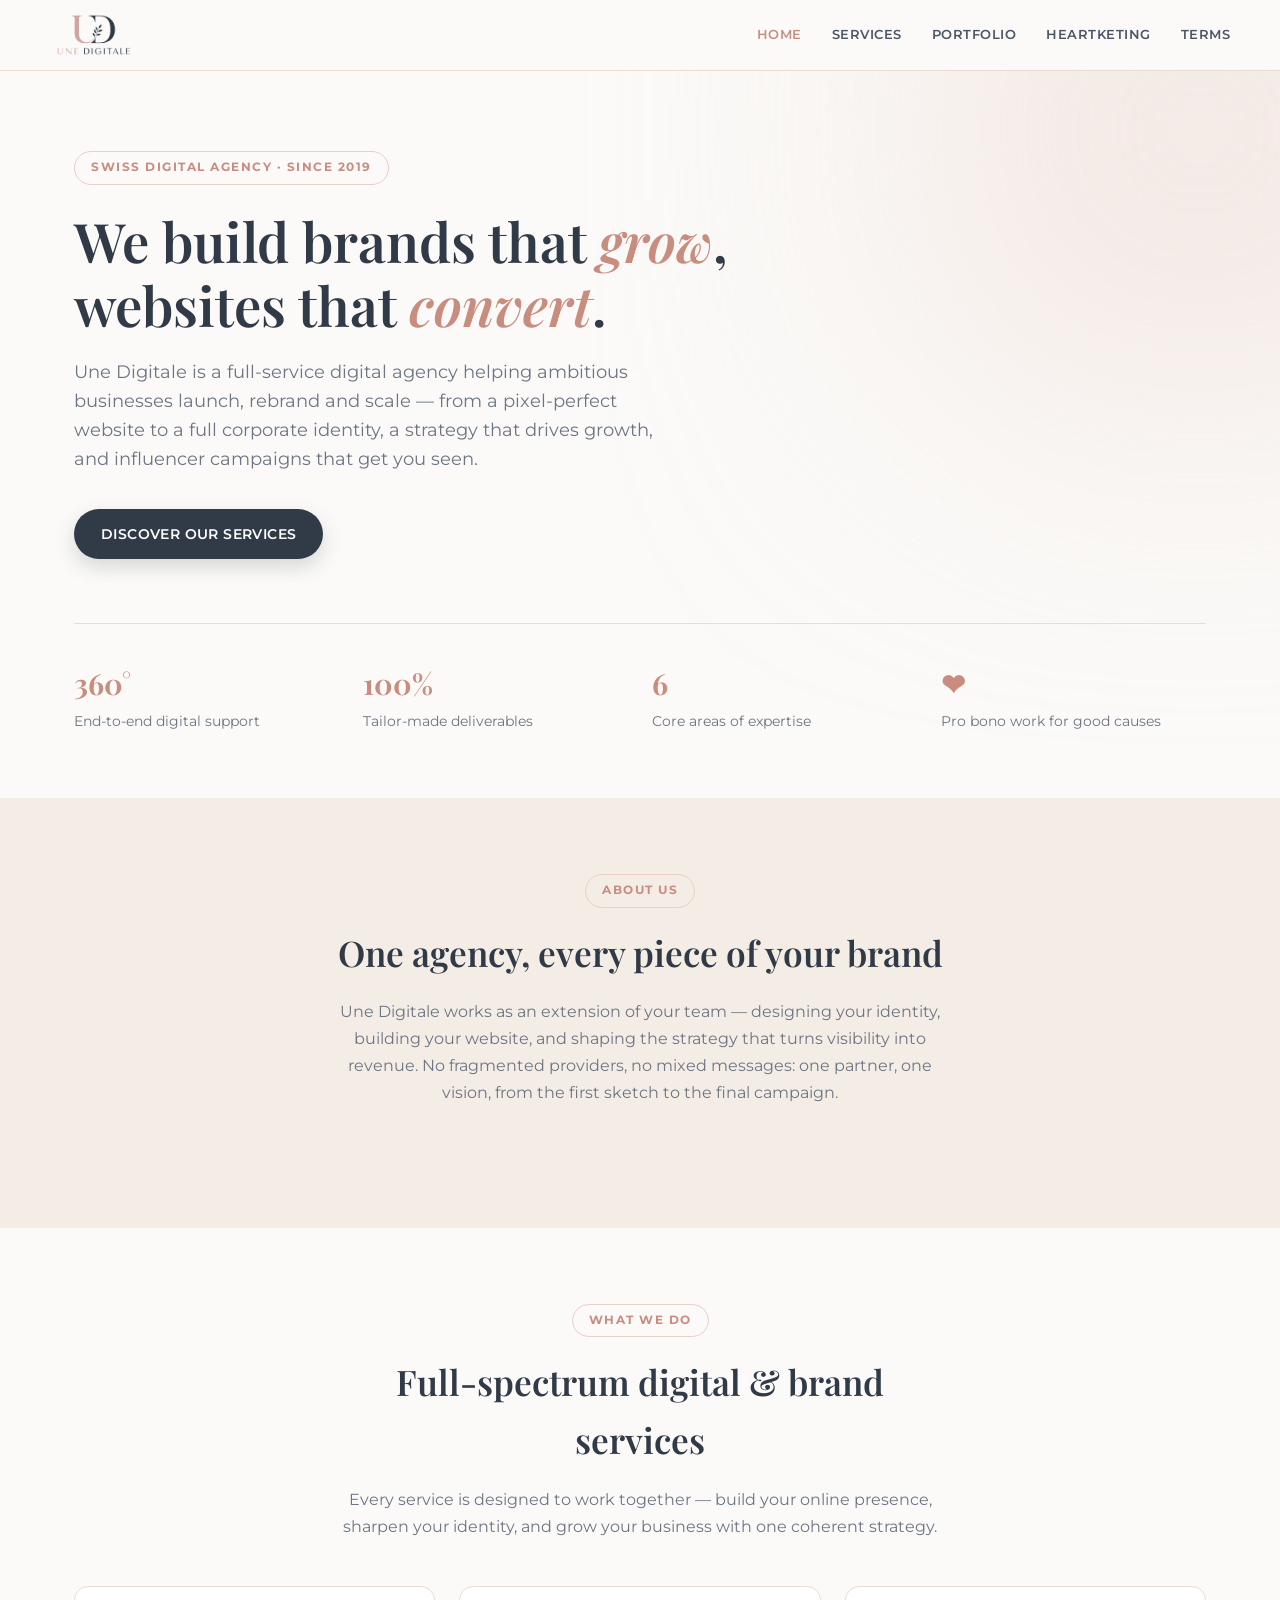
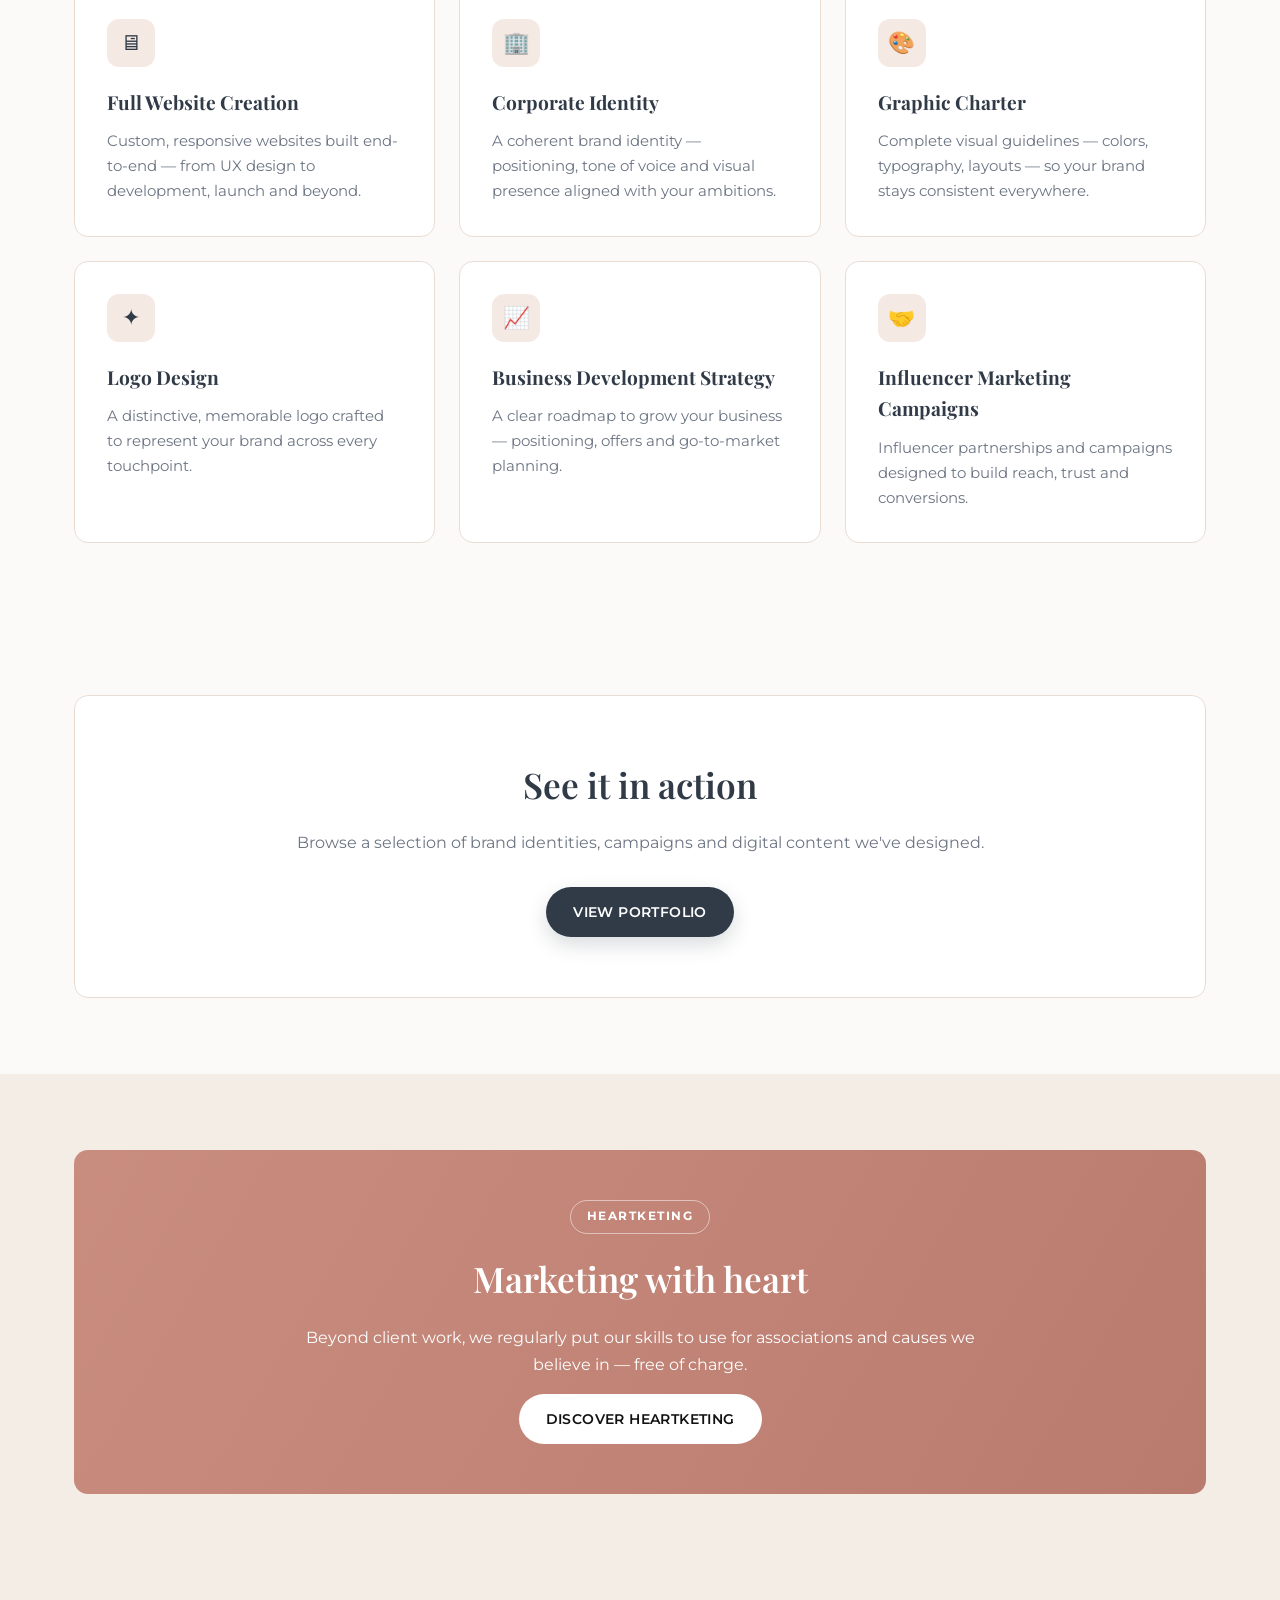
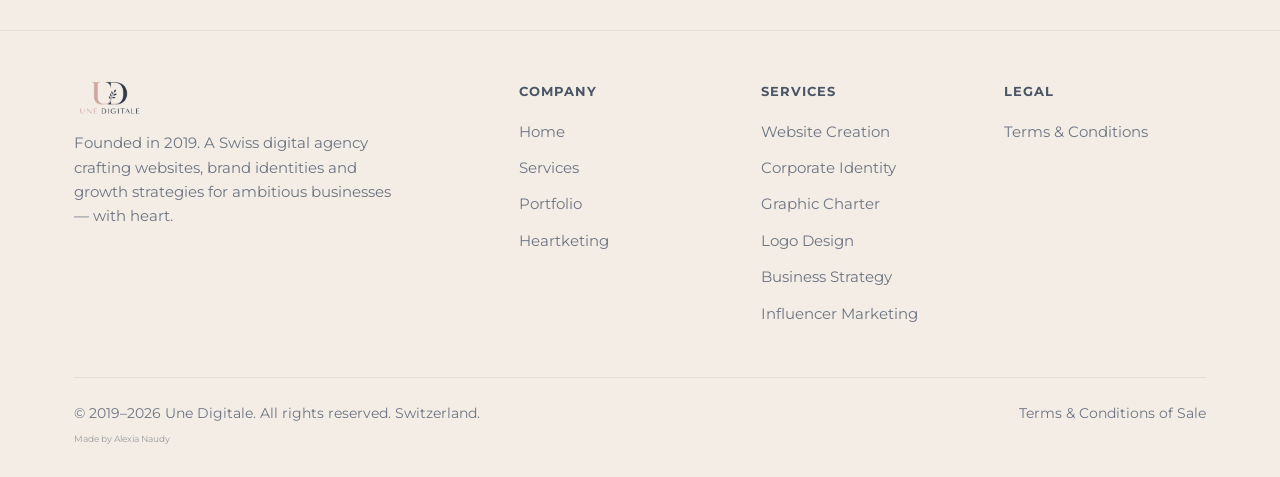
<file: index.html>
<!DOCTYPE html>
<html lang="en">
<head>
<meta charset="UTF-8">
<meta name="viewport" content="width=device-width, initial-scale=1.0">
<title>Une Digitale Naudy — Alexia Naudy | Websites, Branding &amp; Growth Strategy</title>
<meta name="description" content="Une Digitale Naudy is the Swiss digital agency founded by Alexia Naudy, delivering full website creation, corporate identity, graphic design, logo creation, business development strategy and influencer marketing campaigns.">
<meta name="author" content="Alexia Naudy">
<link rel="canonical" href="https://une-digitale.vercel.app/">
<meta property="og:type" content="website">
<meta property="og:title" content="Une Digitale Naudy — Alexia Naudy | Websites, Branding & Growth Strategy">
<meta property="og:description" content="Une Digitale Naudy is the Swiss digital agency founded by Alexia Naudy: websites, branding, strategy and influencer marketing.">
<meta property="og:url" content="https://une-digitale.vercel.app/">
<meta name="twitter:card" content="summary">
<meta name="twitter:title" content="Une Digitale Naudy — Alexia Naudy">
<meta name="twitter:description" content="Swiss digital agency founded by Alexia Naudy: websites, branding, strategy and influencer marketing.">
<link rel="icon" type="image/png" href="assets/favicon.png">
<link rel="stylesheet" href="style.css">
<script type="application/ld+json">
{
  "@context": "https://schema.org",
  "@type": "Organization",
  "name": "Une Digitale Naudy",
  "url": "https://une-digitale.vercel.app/",
  "description": "Swiss digital agency delivering full website creation, corporate identity, graphic design, logo creation, business development strategy and influencer marketing campaigns.",
  "founder": {
    "@type": "Person",
    "name": "Alexia Naudy"
  },
  "foundingDate": "2019",
  "areaServed": "Switzerland"
}
</script>
</head>
<body>

<header class="site-header">
  <div class="container nav">
    <a href="index.html" class="logo"><img src="assets/logo-header.png" alt="Une Digitale Naudy"></a>
    <nav class="links">
      <a href="index.html" class="active">Home</a>
      <a href="services.html">Services</a>
      <a href="portfolio.html">Portfolio</a>
      <a href="heartketing.html">Heartketing</a>
      <a href="cgv.html">Terms</a>
    </nav>
  </div>
</header>

<main>

  <section class="hero">
    <div class="container">
      <div class="eyebrow">Swiss Digital Agency · Since 2019</div>
      <h1>We build brands that <span class="grad">grow</span>, websites that <span class="grad">convert</span>.</h1>
      <p class="lead">Une Digitale is a full-service digital agency helping ambitious businesses launch, rebrand and scale — from a pixel-perfect website to a full corporate identity, a strategy that drives growth, and influencer campaigns that get you seen.</p>
      <div class="hero-actions">
        <a href="services.html" class="btn btn-primary">Discover our Services</a>
      </div>

      <div class="stats">
        <div class="stat"><b>360°</b><span>End-to-end digital support</span></div>
        <div class="stat"><b>100%</b><span>Tailor-made deliverables</span></div>
        <div class="stat"><b>6</b><span>Core areas of expertise</span></div>
        <div class="stat"><b>❤</b><span>Pro bono work for good causes</span></div>
      </div>
    </div>
  </section>

  <section class="alt">
    <div class="container">
      <div class="section-head">
        <div class="eyebrow">About Us</div>
        <h2>One agency, every piece of your brand</h2>
        <p>Une Digitale works as an extension of your team — designing your identity, building your website, and shaping the strategy that turns visibility into revenue. No fragmented providers, no mixed messages: one partner, one vision, from the first sketch to the final campaign.</p>
      </div>
    </div>
  </section>

  <section id="services">
    <div class="container">
      <div class="section-head">
        <div class="eyebrow">What We Do</div>
        <h2>Full-spectrum digital &amp; brand services</h2>
        <p>Every service is designed to work together — build your online presence, sharpen your identity, and grow your business with one coherent strategy.</p>
      </div>

      <div class="grid">
        <div class="card">
          <div class="icon">🖥</div>
          <h3>Full Website Creation</h3>
          <p>Custom, responsive websites built end-to-end — from UX design to development, launch and beyond.</p>
        </div>
        <div class="card">
          <div class="icon">🏢</div>
          <h3>Corporate Identity</h3>
          <p>A coherent brand identity — positioning, tone of voice and visual presence aligned with your ambitions.</p>
        </div>
        <div class="card">
          <div class="icon">🎨</div>
          <h3>Graphic Charter</h3>
          <p>Complete visual guidelines — colors, typography, layouts — so your brand stays consistent everywhere.</p>
        </div>
        <div class="card">
          <div class="icon">✦</div>
          <h3>Logo Design</h3>
          <p>A distinctive, memorable logo crafted to represent your brand across every touchpoint.</p>
        </div>
        <div class="card">
          <div class="icon">📈</div>
          <h3>Business Development Strategy</h3>
          <p>A clear roadmap to grow your business — positioning, offers and go-to-market planning.</p>
        </div>
        <div class="card">
          <div class="icon">🤝</div>
          <h3>Influencer Marketing Campaigns</h3>
          <p>Influencer partnerships and campaigns designed to build reach, trust and conversions.</p>
        </div>
      </div>
    </div>
  </section>

  <section>
    <div class="container">
      <div class="cta-banner">
        <h2>See it in action</h2>
        <p>Browse a selection of brand identities, campaigns and digital content we've designed.</p>
        <div class="cta-actions">
          <a href="portfolio.html" class="btn btn-primary">View Portfolio</a>
        </div>
      </div>
    </div>
  </section>

  <section class="alt">
    <div class="container">
      <div class="heart-banner">
        <div class="section-head">
          <div class="eyebrow" style="color:#fff;border-color:rgba(255,255,255,0.5)">Heartketing</div>
          <h2>Marketing with heart</h2>
          <p>Beyond client work, we regularly put our skills to use for associations and causes we believe in — free of charge.</p>
        </div>
        <a href="heartketing.html" class="btn" style="background:#fff;color:#111;">Discover Heartketing</a>
      </div>
    </div>
  </section>

</main>

<footer>
  <div class="container">
    <div class="footer-grid">
      <div>
        <div class="logo"><img src="assets/logo-header.png" alt="Une Digitale Naudy"></div>
        <p style="margin-top:16px;">Founded in 2019. A Swiss digital agency crafting websites, brand identities and growth strategies for ambitious businesses — with heart.</p>
      </div>
      <div>
        <h4>Company</h4>
        <ul>
          <li><a href="index.html">Home</a></li>
          <li><a href="services.html">Services</a></li>
          <li><a href="portfolio.html">Portfolio</a></li>
          <li><a href="heartketing.html">Heartketing</a></li>
        </ul>
      </div>
      <div>
        <h4>Services</h4>
        <ul>
          <li><a href="services.html#website">Website Creation</a></li>
          <li><a href="services.html#identity">Corporate Identity</a></li>
          <li><a href="services.html#branding">Graphic Charter</a></li>
          <li><a href="services.html#logo">Logo Design</a></li>
          <li><a href="services.html#strategy">Business Strategy</a></li>
          <li><a href="services.html#influence">Influencer Marketing</a></li>
        </ul>
      </div>
      <div>
        <h4>Legal</h4>
        <ul>
          <li><a href="cgv.html">Terms &amp; Conditions</a></li>
        </ul>
      </div>
    </div>
    <div class="footer-bottom">
      <span>© 2019–2026 Une Digitale. All rights reserved. Switzerland.</span>
      <span><a href="cgv.html">Terms &amp; Conditions of Sale</a></span>
    </div>
    <p style="font-size:9px;opacity:.45;margin:8px 0 0;">Made by Alexia Naudy</p>
  </div>
</footer>

</body>
</html>
</file>
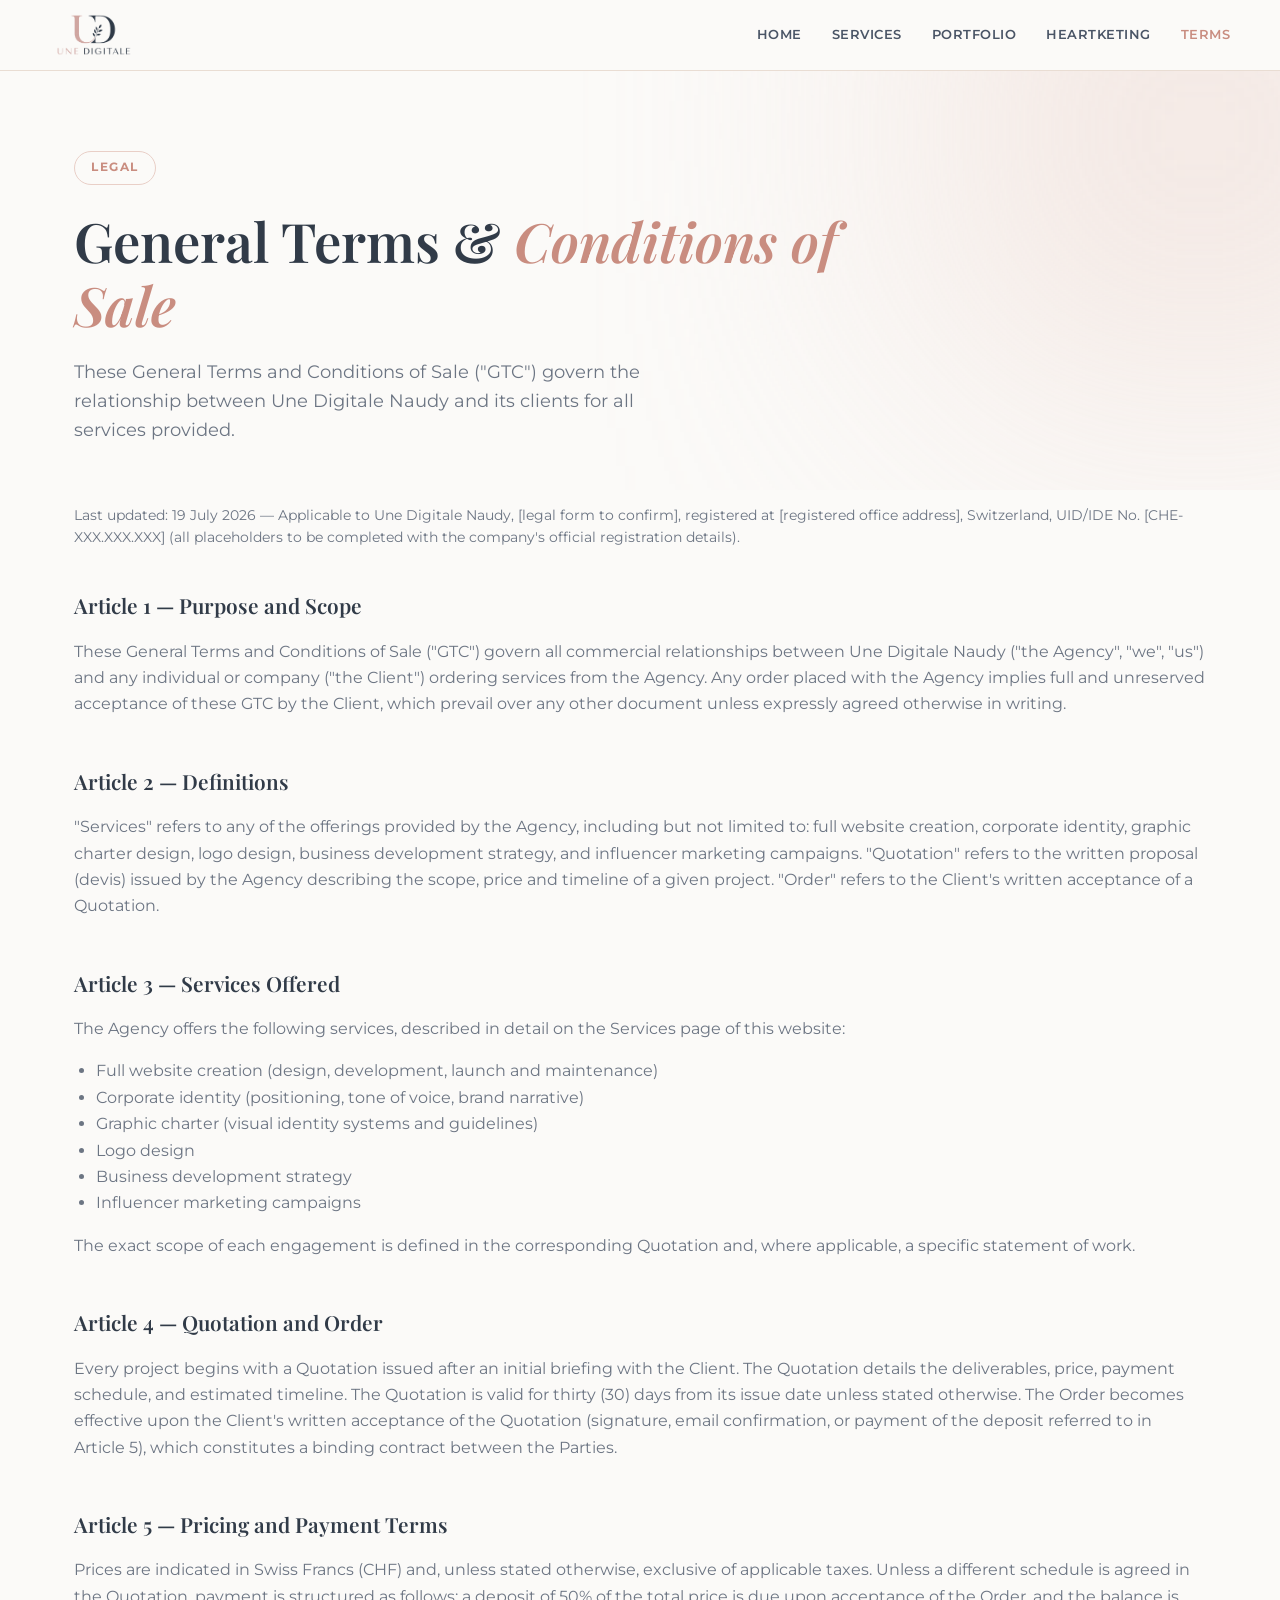
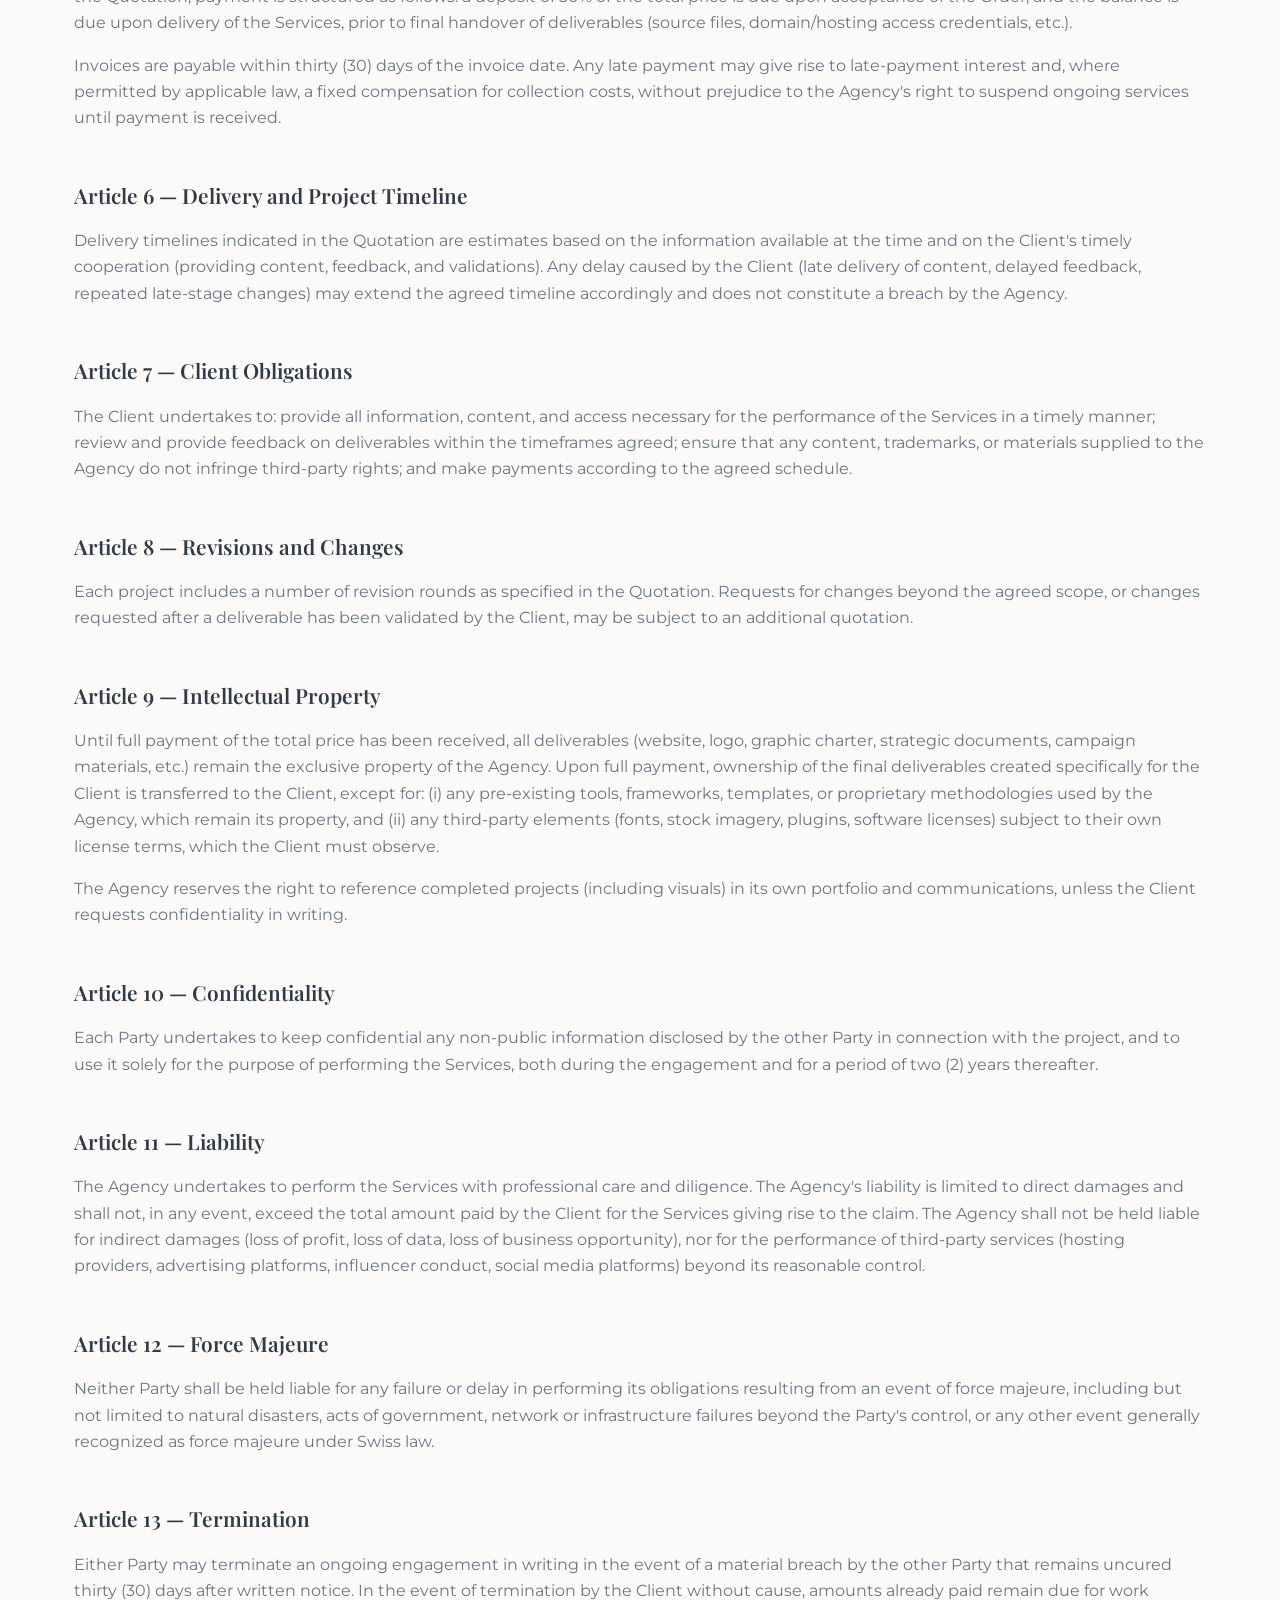
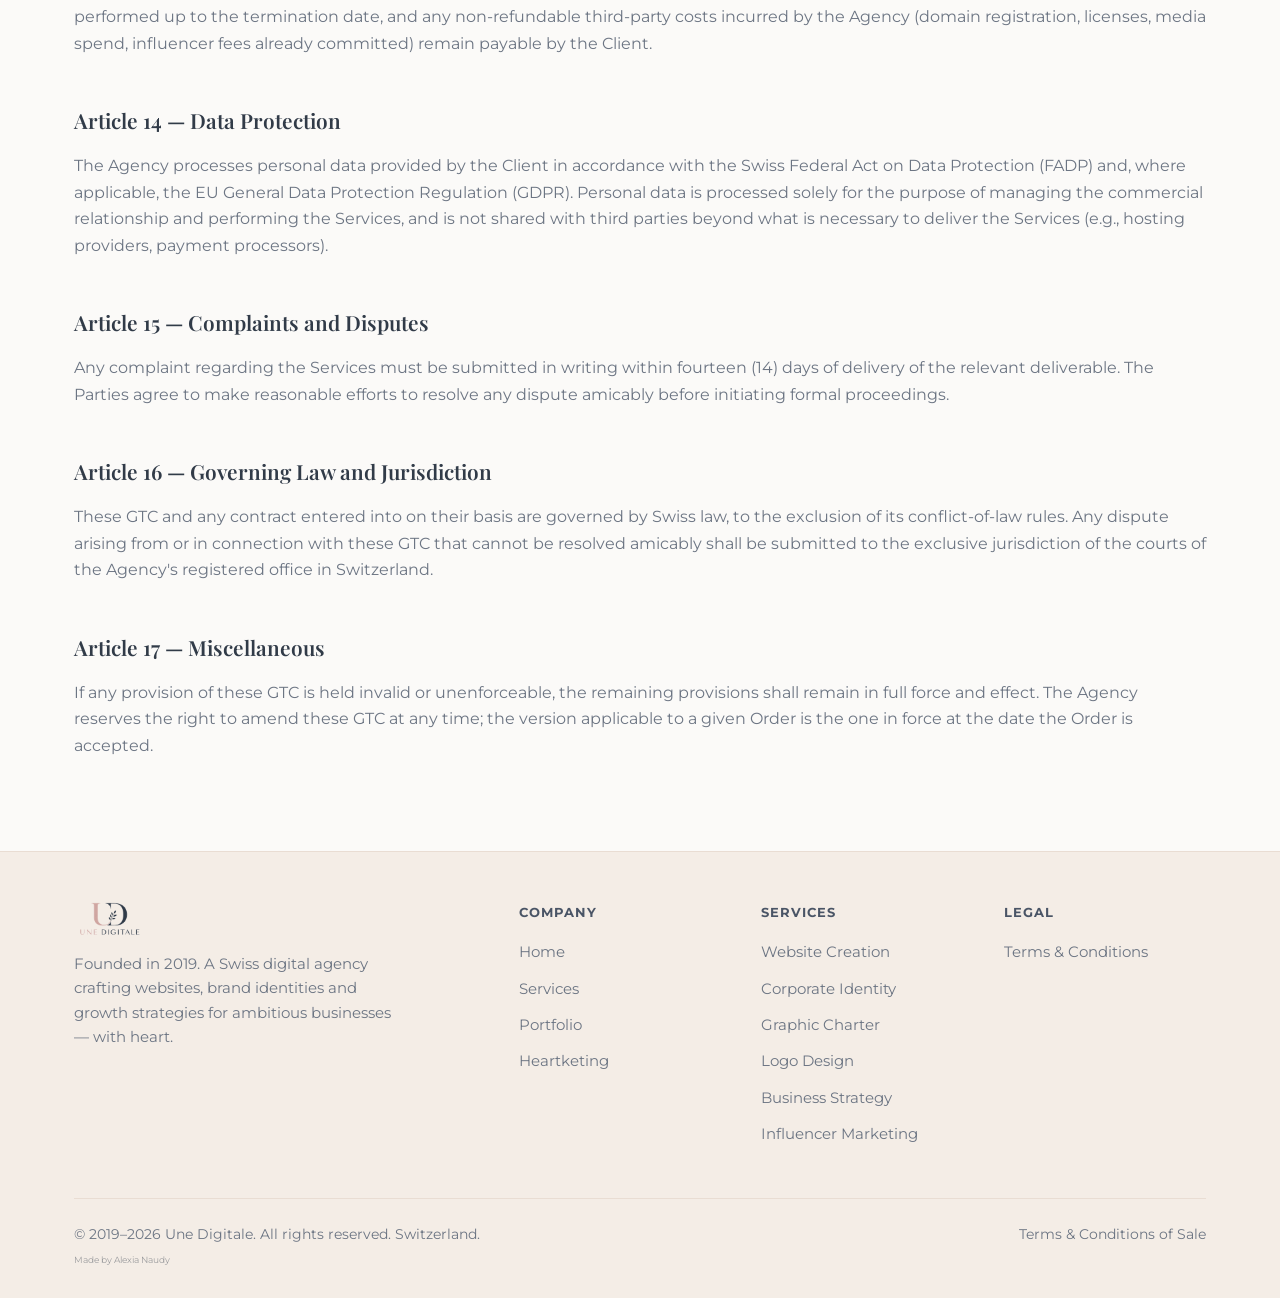
<file: cgv.html>
<!DOCTYPE html>
<html lang="en">
<head>
<meta charset="UTF-8">
<meta name="viewport" content="width=device-width, initial-scale=1.0">
<title>Terms &amp; Conditions of Sale — Une Digitale Naudy | Alexia Naudy</title>
<meta name="description" content="General Terms and Conditions of Sale (GTC) of Une Digitale Naudy, founded by Alexia Naudy, Switzerland.">
<meta name="author" content="Alexia Naudy">
<link rel="canonical" href="https://une-digitale.vercel.app/cgv.html">
<link rel="icon" type="image/png" href="assets/favicon.png">
<link rel="stylesheet" href="style.css">
</head>
<body>

<header class="site-header">
  <div class="container nav">
    <a href="index.html" class="logo"><img src="assets/logo-header.png" alt="Une Digitale Naudy"></a>
    <nav class="links">
      <a href="index.html">Home</a>
      <a href="services.html">Services</a>
      <a href="portfolio.html">Portfolio</a>
      <a href="heartketing.html">Heartketing</a>
      <a href="cgv.html" class="active">Terms</a>
    </nav>
  </div>
</header>

<main>

  <section class="hero" style="padding-bottom:10px;">
    <div class="container">
      <div class="eyebrow">Legal</div>
      <h1>General Terms &amp; <span class="grad">Conditions of Sale</span></h1>
      <p class="lead">These General Terms and Conditions of Sale ("GTC") govern the relationship between Une Digitale Naudy and its clients for all services provided.</p>
    </div>
  </section>

  <section style="padding-top:0;">
    <div class="container legal">
      <p class="updated">Last updated: 19 July 2026 — Applicable to Une Digitale Naudy, [legal form to confirm], registered at [registered office address], Switzerland, UID/IDE No. [CHE-XXX.XXX.XXX] (all placeholders to be completed with the company's official registration details).</p>

      <h2>Article 1 — Purpose and Scope</h2>
      <p>These General Terms and Conditions of Sale ("GTC") govern all commercial relationships between Une Digitale Naudy ("the Agency", "we", "us") and any individual or company ("the Client") ordering services from the Agency. Any order placed with the Agency implies full and unreserved acceptance of these GTC by the Client, which prevail over any other document unless expressly agreed otherwise in writing.</p>

      <h2>Article 2 — Definitions</h2>
      <p>"Services" refers to any of the offerings provided by the Agency, including but not limited to: full website creation, corporate identity, graphic charter design, logo design, business development strategy, and influencer marketing campaigns. "Quotation" refers to the written proposal (devis) issued by the Agency describing the scope, price and timeline of a given project. "Order" refers to the Client's written acceptance of a Quotation.</p>

      <h2>Article 3 — Services Offered</h2>
      <p>The Agency offers the following services, described in detail on the Services page of this website:</p>
      <ul>
        <li>Full website creation (design, development, launch and maintenance)</li>
        <li>Corporate identity (positioning, tone of voice, brand narrative)</li>
        <li>Graphic charter (visual identity systems and guidelines)</li>
        <li>Logo design</li>
        <li>Business development strategy</li>
        <li>Influencer marketing campaigns</li>
      </ul>
      <p>The exact scope of each engagement is defined in the corresponding Quotation and, where applicable, a specific statement of work.</p>

      <h2>Article 4 — Quotation and Order</h2>
      <p>Every project begins with a Quotation issued after an initial briefing with the Client. The Quotation details the deliverables, price, payment schedule, and estimated timeline. The Quotation is valid for thirty (30) days from its issue date unless stated otherwise. The Order becomes effective upon the Client's written acceptance of the Quotation (signature, email confirmation, or payment of the deposit referred to in Article 5), which constitutes a binding contract between the Parties.</p>

      <h2>Article 5 — Pricing and Payment Terms</h2>
      <p>Prices are indicated in Swiss Francs (CHF) and, unless stated otherwise, exclusive of applicable taxes. Unless a different schedule is agreed in the Quotation, payment is structured as follows: a deposit of 50% of the total price is due upon acceptance of the Order, and the balance is due upon delivery of the Services, prior to final handover of deliverables (source files, domain/hosting access credentials, etc.).</p>
      <p>Invoices are payable within thirty (30) days of the invoice date. Any late payment may give rise to late-payment interest and, where permitted by applicable law, a fixed compensation for collection costs, without prejudice to the Agency's right to suspend ongoing services until payment is received.</p>

      <h2>Article 6 — Delivery and Project Timeline</h2>
      <p>Delivery timelines indicated in the Quotation are estimates based on the information available at the time and on the Client's timely cooperation (providing content, feedback, and validations). Any delay caused by the Client (late delivery of content, delayed feedback, repeated late-stage changes) may extend the agreed timeline accordingly and does not constitute a breach by the Agency.</p>

      <h2>Article 7 — Client Obligations</h2>
      <p>The Client undertakes to: provide all information, content, and access necessary for the performance of the Services in a timely manner; review and provide feedback on deliverables within the timeframes agreed; ensure that any content, trademarks, or materials supplied to the Agency do not infringe third-party rights; and make payments according to the agreed schedule.</p>

      <h2>Article 8 — Revisions and Changes</h2>
      <p>Each project includes a number of revision rounds as specified in the Quotation. Requests for changes beyond the agreed scope, or changes requested after a deliverable has been validated by the Client, may be subject to an additional quotation.</p>

      <h2>Article 9 — Intellectual Property</h2>
      <p>Until full payment of the total price has been received, all deliverables (website, logo, graphic charter, strategic documents, campaign materials, etc.) remain the exclusive property of the Agency. Upon full payment, ownership of the final deliverables created specifically for the Client is transferred to the Client, except for: (i) any pre-existing tools, frameworks, templates, or proprietary methodologies used by the Agency, which remain its property, and (ii) any third-party elements (fonts, stock imagery, plugins, software licenses) subject to their own license terms, which the Client must observe.</p>
      <p>The Agency reserves the right to reference completed projects (including visuals) in its own portfolio and communications, unless the Client requests confidentiality in writing.</p>

      <h2>Article 10 — Confidentiality</h2>
      <p>Each Party undertakes to keep confidential any non-public information disclosed by the other Party in connection with the project, and to use it solely for the purpose of performing the Services, both during the engagement and for a period of two (2) years thereafter.</p>

      <h2>Article 11 — Liability</h2>
      <p>The Agency undertakes to perform the Services with professional care and diligence. The Agency's liability is limited to direct damages and shall not, in any event, exceed the total amount paid by the Client for the Services giving rise to the claim. The Agency shall not be held liable for indirect damages (loss of profit, loss of data, loss of business opportunity), nor for the performance of third-party services (hosting providers, advertising platforms, influencer conduct, social media platforms) beyond its reasonable control.</p>

      <h2>Article 12 — Force Majeure</h2>
      <p>Neither Party shall be held liable for any failure or delay in performing its obligations resulting from an event of force majeure, including but not limited to natural disasters, acts of government, network or infrastructure failures beyond the Party's control, or any other event generally recognized as force majeure under Swiss law.</p>

      <h2>Article 13 — Termination</h2>
      <p>Either Party may terminate an ongoing engagement in writing in the event of a material breach by the other Party that remains uncured thirty (30) days after written notice. In the event of termination by the Client without cause, amounts already paid remain due for work performed up to the termination date, and any non-refundable third-party costs incurred by the Agency (domain registration, licenses, media spend, influencer fees already committed) remain payable by the Client.</p>

      <h2>Article 14 — Data Protection</h2>
      <p>The Agency processes personal data provided by the Client in accordance with the Swiss Federal Act on Data Protection (FADP) and, where applicable, the EU General Data Protection Regulation (GDPR). Personal data is processed solely for the purpose of managing the commercial relationship and performing the Services, and is not shared with third parties beyond what is necessary to deliver the Services (e.g., hosting providers, payment processors).</p>

      <h2>Article 15 — Complaints and Disputes</h2>
      <p>Any complaint regarding the Services must be submitted in writing within fourteen (14) days of delivery of the relevant deliverable. The Parties agree to make reasonable efforts to resolve any dispute amicably before initiating formal proceedings.</p>

      <h2>Article 16 — Governing Law and Jurisdiction</h2>
      <p>These GTC and any contract entered into on their basis are governed by Swiss law, to the exclusion of its conflict-of-law rules. Any dispute arising from or in connection with these GTC that cannot be resolved amicably shall be submitted to the exclusive jurisdiction of the courts of the Agency's registered office in Switzerland.</p>

      <h2>Article 17 — Miscellaneous</h2>
      <p>If any provision of these GTC is held invalid or unenforceable, the remaining provisions shall remain in full force and effect. The Agency reserves the right to amend these GTC at any time; the version applicable to a given Order is the one in force at the date the Order is accepted.</p>

    </div>
  </section>

</main>

<footer>
  <div class="container">
    <div class="footer-grid">
      <div>
        <div class="logo"><img src="assets/logo-header.png" alt="Une Digitale Naudy"></div>
        <p style="margin-top:16px;">Founded in 2019. A Swiss digital agency crafting websites, brand identities and growth strategies for ambitious businesses — with heart.</p>
      </div>
      <div>
        <h4>Company</h4>
        <ul>
          <li><a href="index.html">Home</a></li>
          <li><a href="services.html">Services</a></li>
          <li><a href="portfolio.html">Portfolio</a></li>
          <li><a href="heartketing.html">Heartketing</a></li>
        </ul>
      </div>
      <div>
        <h4>Services</h4>
        <ul>
          <li><a href="services.html#website">Website Creation</a></li>
          <li><a href="services.html#identity">Corporate Identity</a></li>
          <li><a href="services.html#branding">Graphic Charter</a></li>
          <li><a href="services.html#logo">Logo Design</a></li>
          <li><a href="services.html#strategy">Business Strategy</a></li>
          <li><a href="services.html#influence">Influencer Marketing</a></li>
        </ul>
      </div>
      <div>
        <h4>Legal</h4>
        <ul>
          <li><a href="cgv.html">Terms &amp; Conditions</a></li>
        </ul>
      </div>
    </div>
    <div class="footer-bottom">
      <span>© 2019–2026 Une Digitale. All rights reserved. Switzerland.</span>
      <span><a href="cgv.html">Terms &amp; Conditions of Sale</a></span>
    </div>
    <p style="font-size:9px;opacity:.45;margin:8px 0 0;">Made by Alexia Naudy</p>
  </div>
</footer>

</body>
</html>
</file>
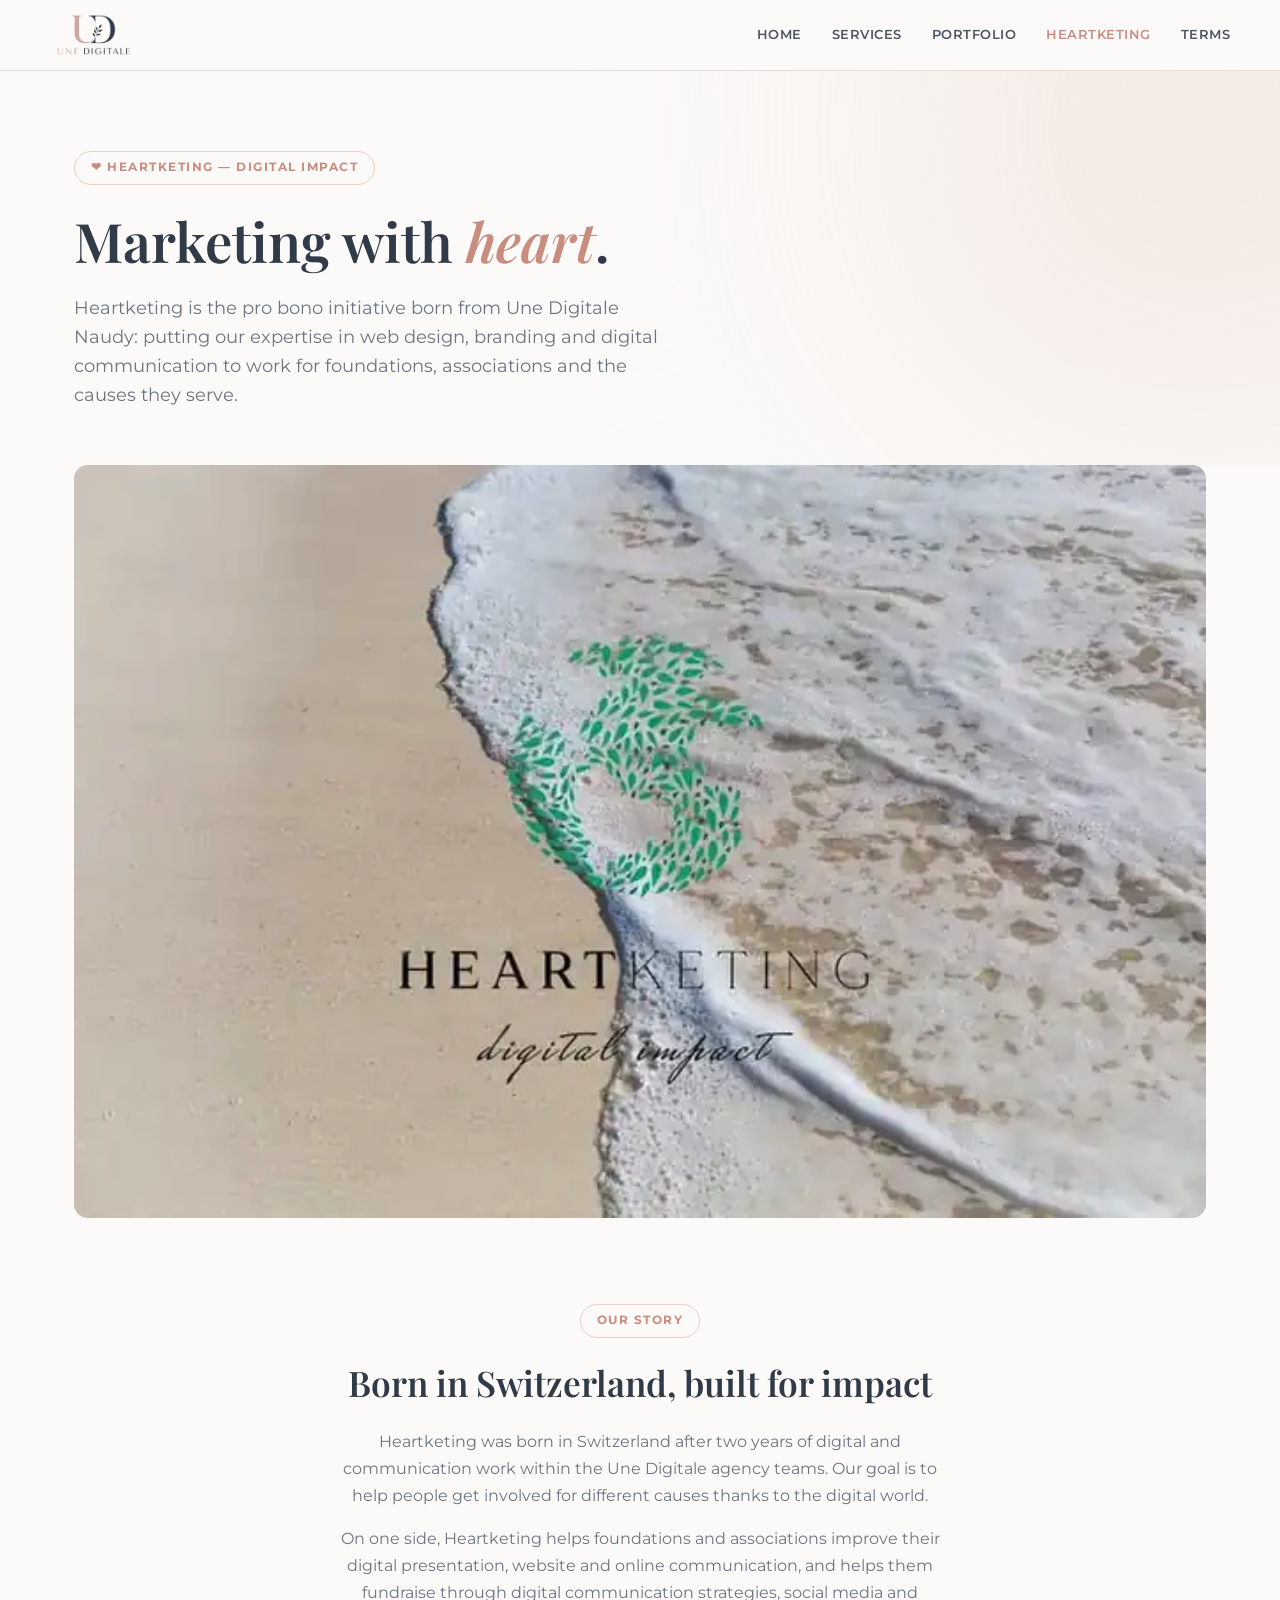
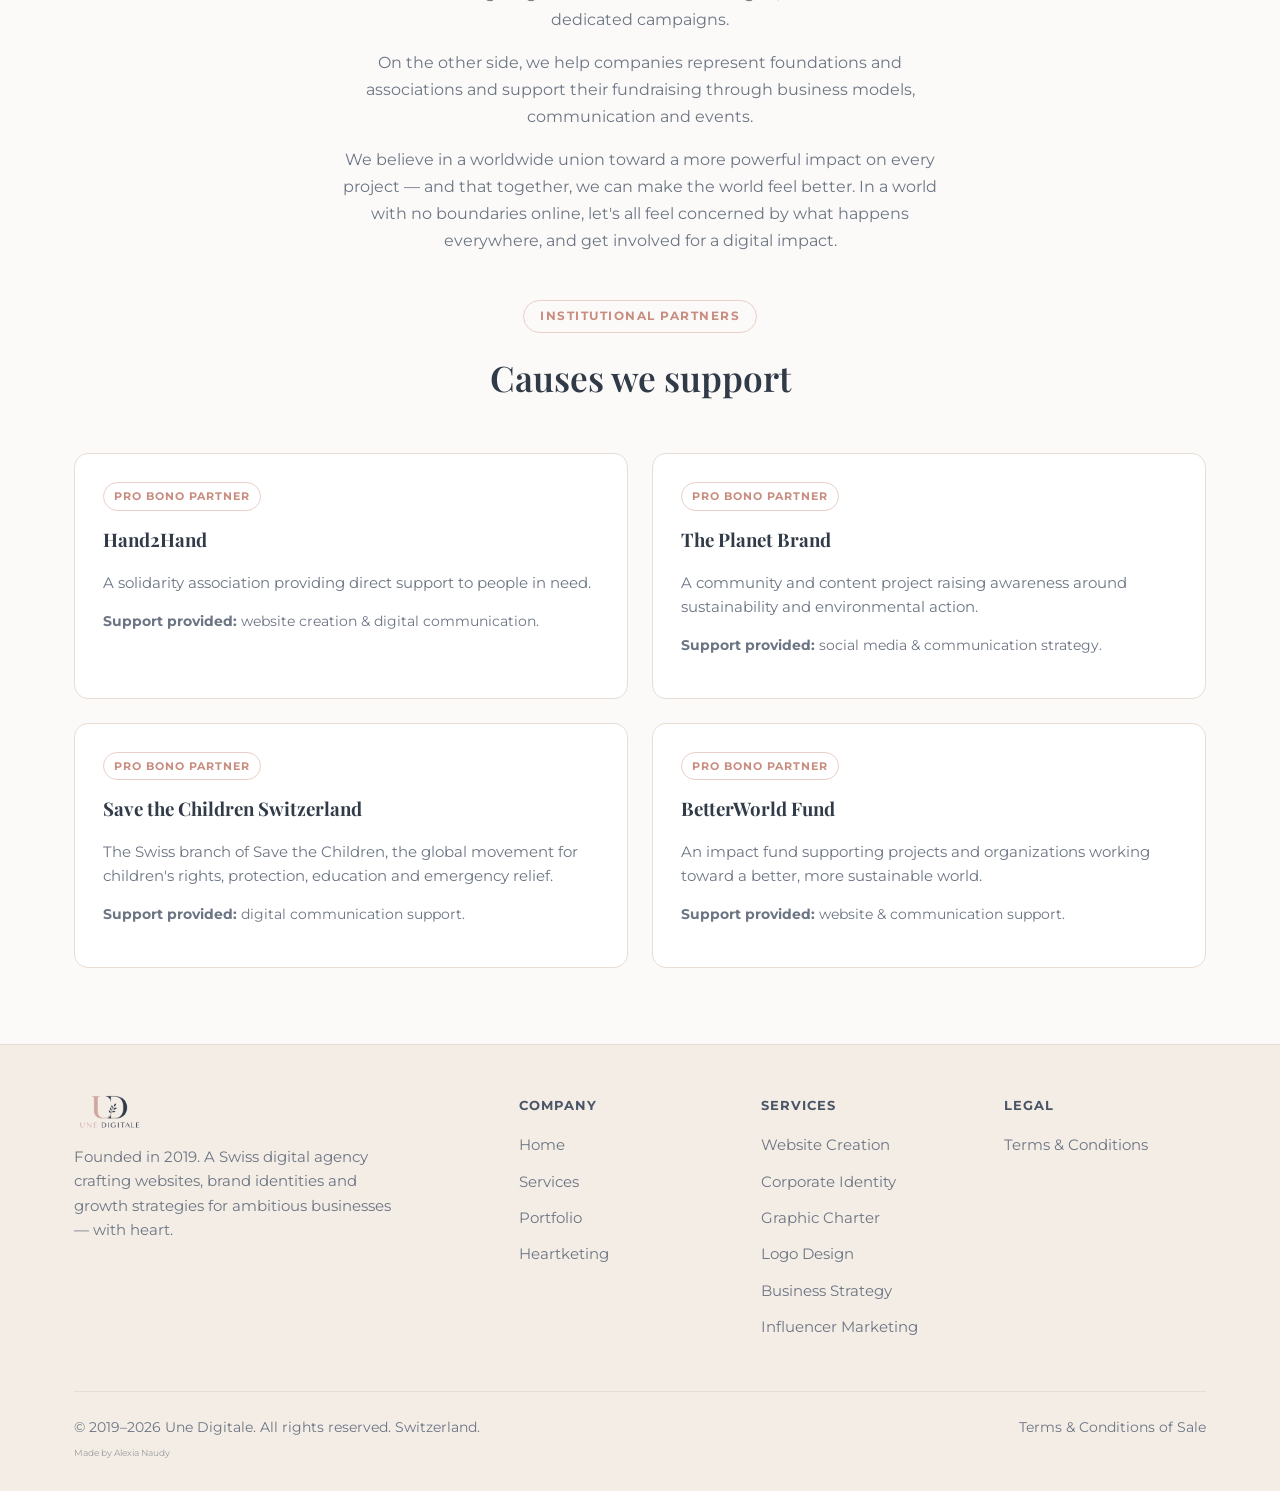
<file: heartketing.html>
<!DOCTYPE html>
<html lang="en">
<head>
<meta charset="UTF-8">
<meta name="viewport" content="width=device-width, initial-scale=1.0">
<title>Heartketing — Une Digitale Naudy | Alexia Naudy</title>
<meta name="description" content="Heartketing: the pro bono initiative of Une Digitale Naudy, founded by Alexia Naudy, supporting associations like Hand2Hand, The Planet Brand, Save the Children Switzerland and BetterWorld Fund with free digital and marketing services.">
<meta name="author" content="Alexia Naudy">
<link rel="canonical" href="https://une-digitale.vercel.app/heartketing.html">
<link rel="icon" type="image/png" href="assets/favicon.png">
<link rel="stylesheet" href="style.css">
</head>
<body>

<header class="site-header">
  <div class="container nav">
    <a href="index.html" class="logo"><img src="assets/logo-header.png" alt="Une Digitale Naudy"></a>
    <nav class="links">
      <a href="index.html">Home</a>
      <a href="services.html">Services</a>
      <a href="portfolio.html">Portfolio</a>
      <a href="heartketing.html" class="active">Heartketing</a>
      <a href="cgv.html">Terms</a>
    </nav>
  </div>
</header>

<main>

  <section class="hero" style="padding-bottom:20px;">
    <div class="container">
      <div class="eyebrow">❤ Heartketing — Digital Impact</div>
      <h1>Marketing with <span class="grad">heart</span>.</h1>
      <p class="lead">Heartketing is the pro bono initiative born from Une Digitale Naudy: putting our expertise in web design, branding and digital communication to work for foundations, associations and the causes they serve.</p>
    </div>
  </section>

  <section style="padding-top:0;">
    <div class="container">
      <img src="assets/heartketing-hero.webp" alt="Alexia Naudy — Heartketing, digital impact" style="width:100%;border-radius:var(--radius);">
    </div>
  </section>

  <section style="padding-top:10px;">
    <div class="container">
      <div class="section-head">
        <div class="eyebrow">Our Story</div>
        <h2>Born in Switzerland, built for impact</h2>
        <p>Heartketing was born in Switzerland after two years of digital and communication work within the Une Digitale agency teams. Our goal is to help people get involved for different causes thanks to the digital world.</p>
        <p>On one side, Heartketing helps foundations and associations improve their digital presentation, website and online communication, and helps them fundraise through digital communication strategies, social media and dedicated campaigns.</p>
        <p>On the other side, we help companies represent foundations and associations and support their fundraising through business models, communication and events.</p>
        <p>We believe in a worldwide union toward a more powerful impact on every project — and that together, we can make the world feel better. In a world with no boundaries online, let's all feel concerned by what happens everywhere, and get involved for a digital impact.</p>
      </div>

      <div class="section-head">
        <div class="eyebrow">Institutional Partners</div>
        <h2>Causes we support</h2>
      </div>

      <div class="grid cols-2">
        <div class="assoc-card">
          <span class="badge">Pro Bono Partner</span>
          <h3><a href="https://hand2hand.help/" target="_blank" rel="noopener noreferrer">Hand2Hand</a></h3>
          <p>A solidarity association providing direct support to people in need.</p>
          <p style="margin-top:10px;font-size:0.85rem;"><strong>Support provided:</strong> website creation &amp; digital communication.</p>
        </div>
        <div class="assoc-card">
          <span class="badge">Pro Bono Partner</span>
          <h3><a href="https://www.instagram.com/theplanetbrand/" target="_blank" rel="noopener noreferrer">The Planet Brand</a></h3>
          <p>A community and content project raising awareness around sustainability and environmental action.</p>
          <p style="margin-top:10px;font-size:0.85rem;"><strong>Support provided:</strong> social media &amp; communication strategy.</p>
        </div>
        <div class="assoc-card">
          <span class="badge">Pro Bono Partner</span>
          <h3><a href="https://savethechildren.ch/en/" target="_blank" rel="noopener noreferrer">Save the Children Switzerland</a></h3>
          <p>The Swiss branch of Save the Children, the global movement for children's rights, protection, education and emergency relief.</p>
          <p style="margin-top:10px;font-size:0.85rem;"><strong>Support provided:</strong> digital communication support.</p>
        </div>
        <div class="assoc-card">
          <span class="badge">Pro Bono Partner</span>
          <h3><a href="https://www.betterworld.fund/team" target="_blank" rel="noopener noreferrer">BetterWorld Fund</a></h3>
          <p>An impact fund supporting projects and organizations working toward a better, more sustainable world.</p>
          <p style="margin-top:10px;font-size:0.85rem;"><strong>Support provided:</strong> website &amp; communication support.</p>
        </div>
      </div>
    </div>
  </section>

</main>

<footer>
  <div class="container">
    <div class="footer-grid">
      <div>
        <div class="logo"><img src="assets/logo-header.png" alt="Une Digitale Naudy"></div>
        <p style="margin-top:16px;">Founded in 2019. A Swiss digital agency crafting websites, brand identities and growth strategies for ambitious businesses — with heart.</p>
      </div>
      <div>
        <h4>Company</h4>
        <ul>
          <li><a href="index.html">Home</a></li>
          <li><a href="services.html">Services</a></li>
          <li><a href="portfolio.html">Portfolio</a></li>
          <li><a href="heartketing.html">Heartketing</a></li>
        </ul>
      </div>
      <div>
        <h4>Services</h4>
        <ul>
          <li><a href="services.html#website">Website Creation</a></li>
          <li><a href="services.html#identity">Corporate Identity</a></li>
          <li><a href="services.html#branding">Graphic Charter</a></li>
          <li><a href="services.html#logo">Logo Design</a></li>
          <li><a href="services.html#strategy">Business Strategy</a></li>
          <li><a href="services.html#influence">Influencer Marketing</a></li>
        </ul>
      </div>
      <div>
        <h4>Legal</h4>
        <ul>
          <li><a href="cgv.html">Terms &amp; Conditions</a></li>
        </ul>
      </div>
    </div>
    <div class="footer-bottom">
      <span>© 2019–2026 Une Digitale. All rights reserved. Switzerland.</span>
      <span><a href="cgv.html">Terms &amp; Conditions of Sale</a></span>
    </div>
    <p style="font-size:9px;opacity:.45;margin:8px 0 0;">Made by Alexia Naudy</p>
  </div>
</footer>

</body>
</html>
</file>
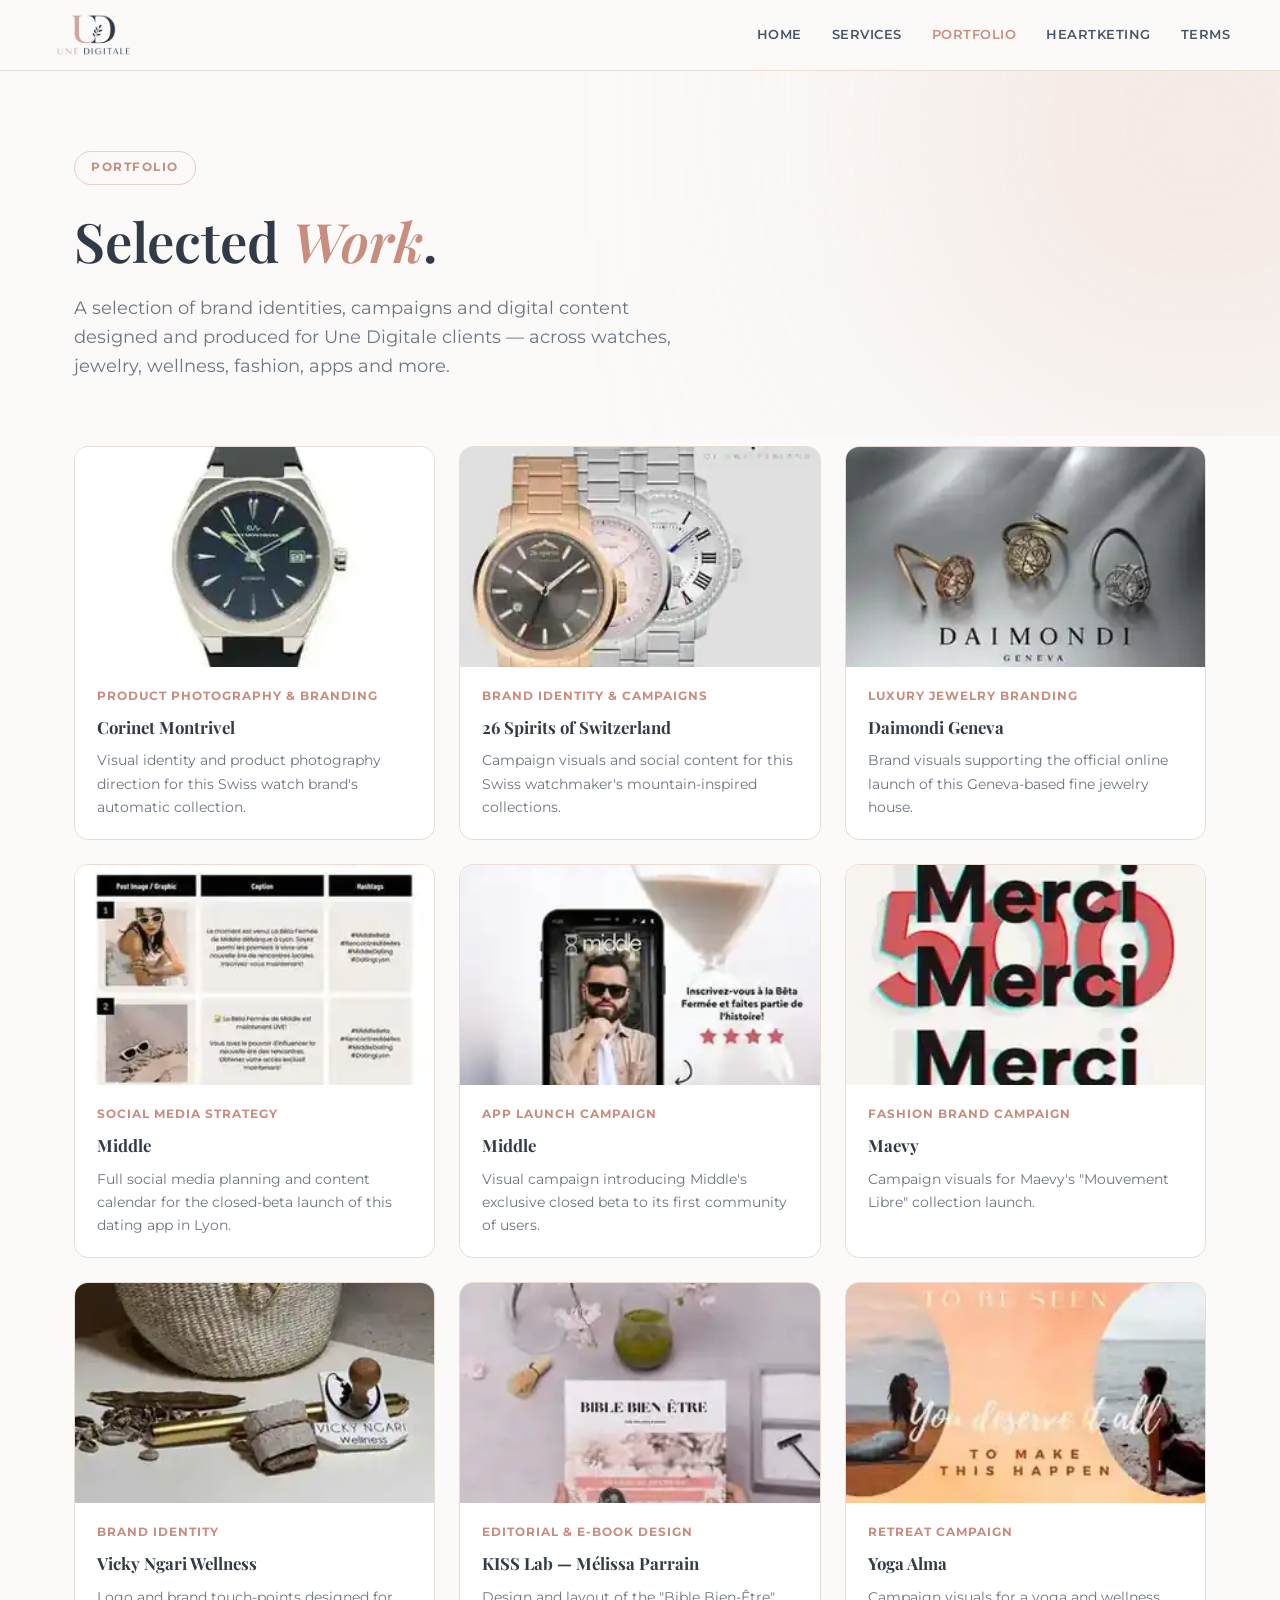
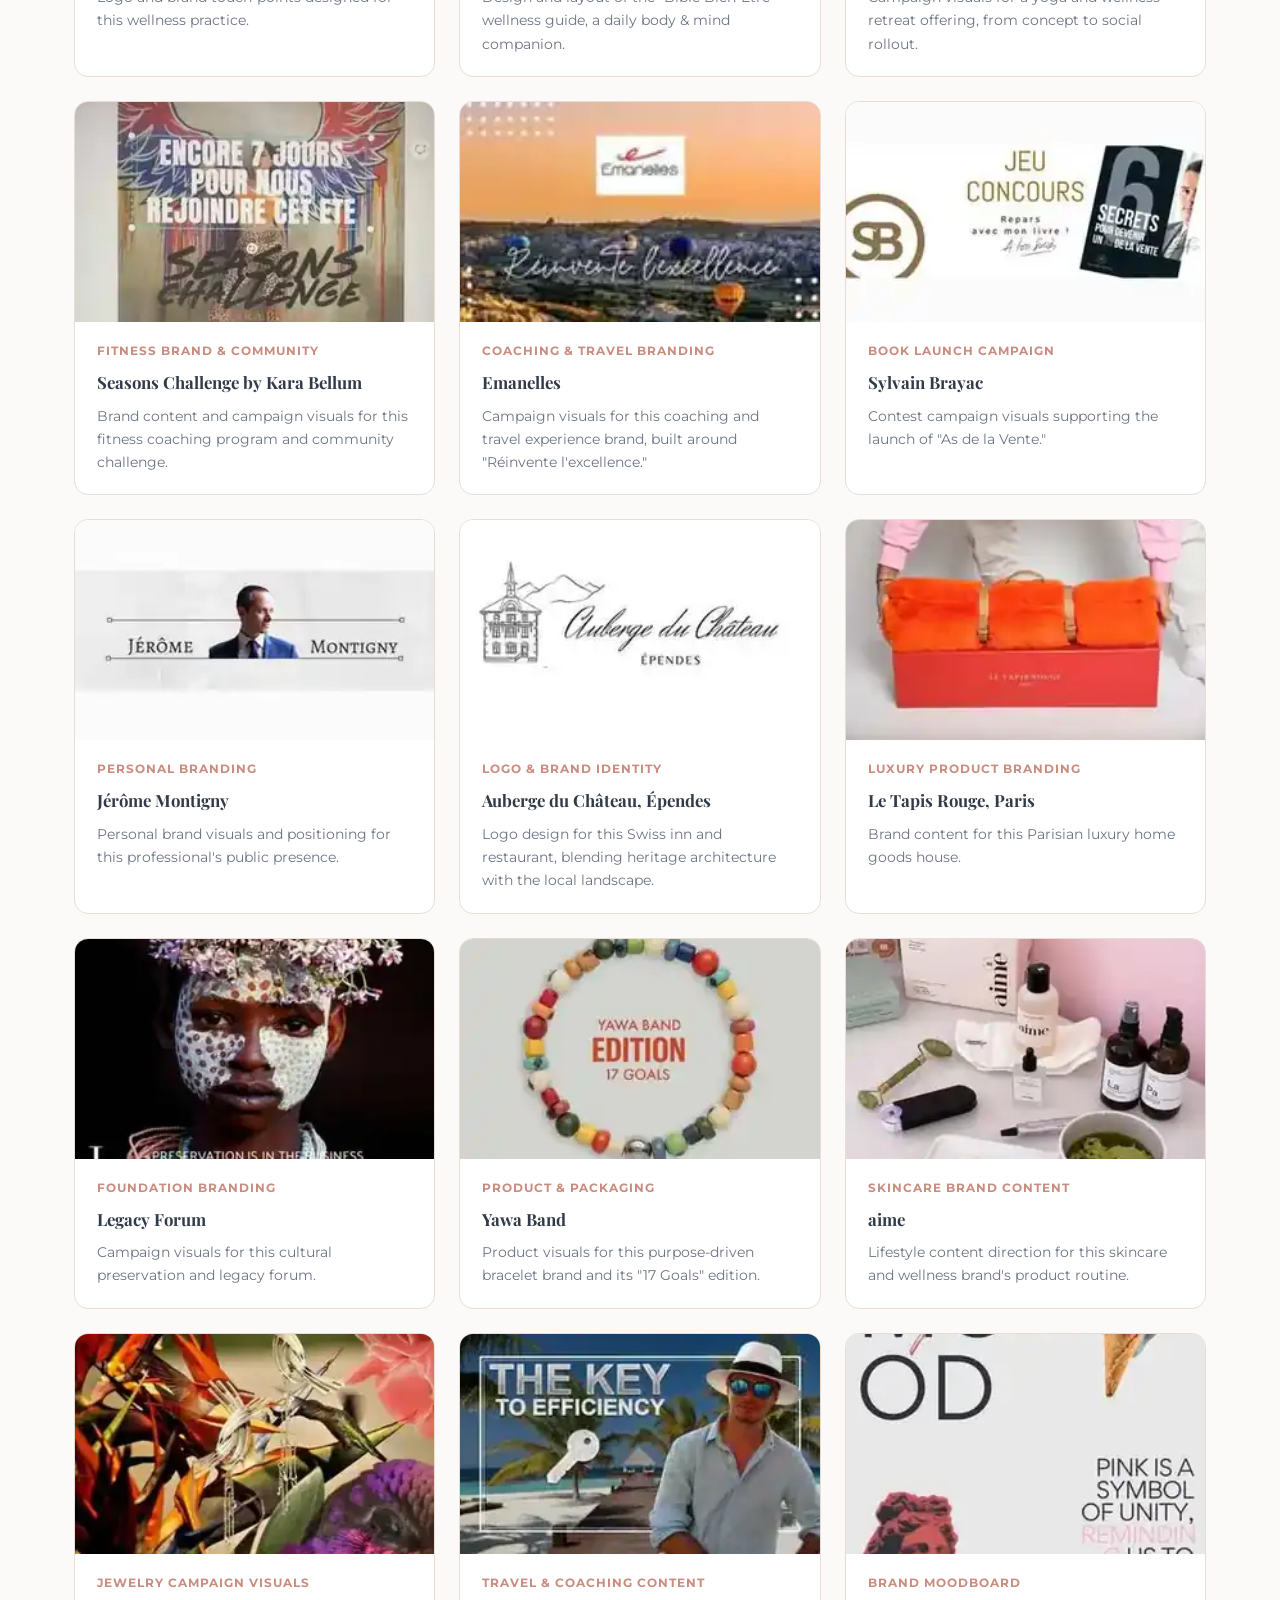
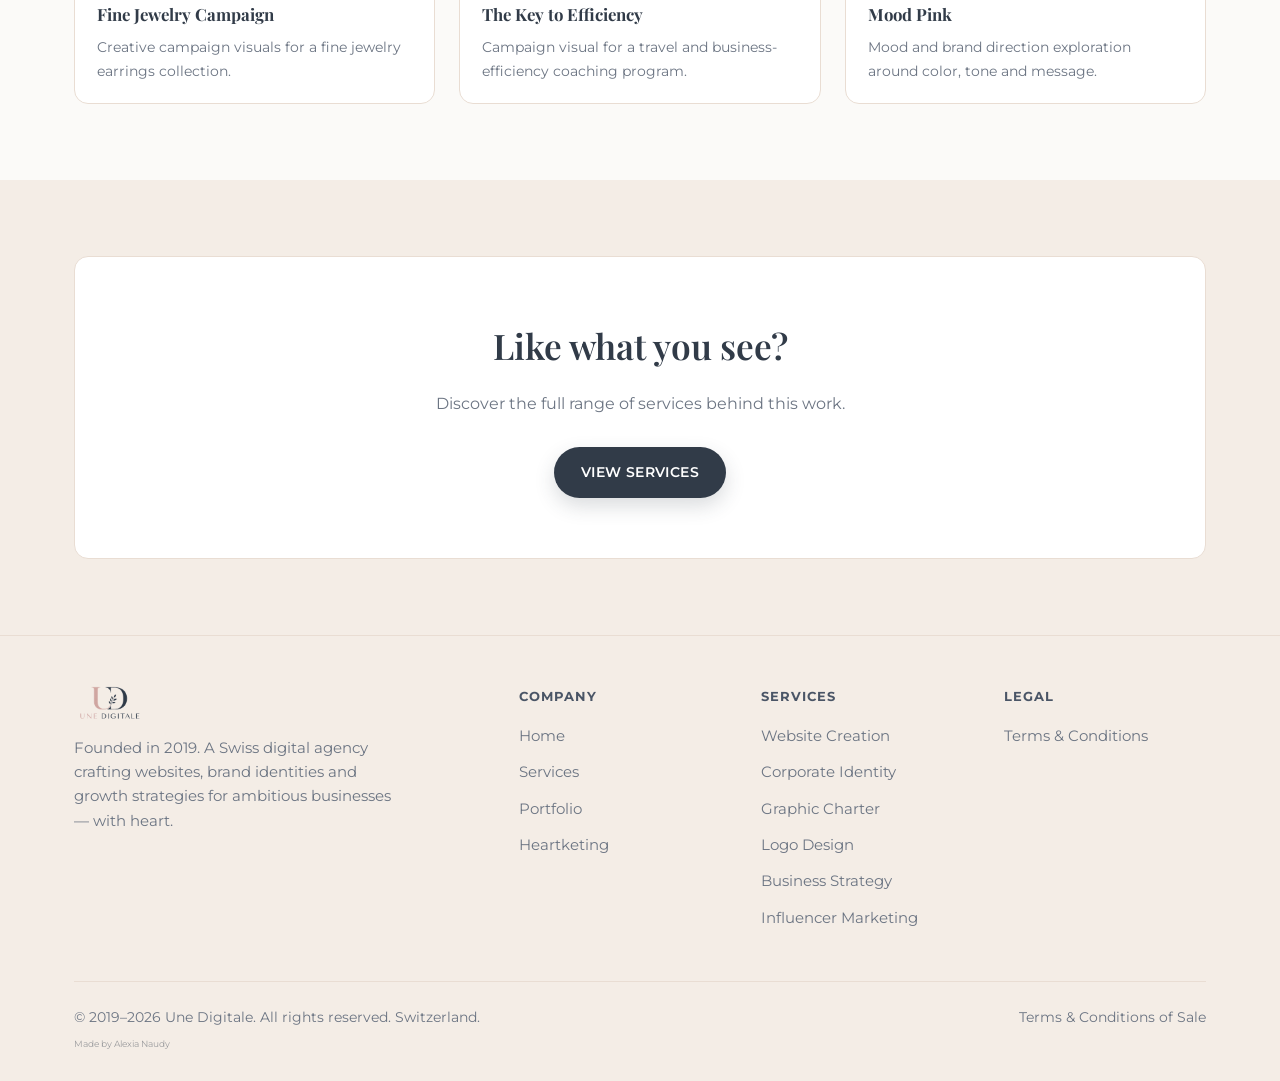
<file: portfolio.html>
<!DOCTYPE html>
<html lang="en">
<head>
<meta charset="UTF-8">
<meta name="viewport" content="width=device-width, initial-scale=1.0">
<title>Portfolio — Une Digitale Naudy | Alexia Naudy</title>
<meta name="description" content="A selection of brand, website and campaign work by Alexia Naudy for Une Digitale Naudy — watches, jewelry, wellness, fashion, apps and more.">
<meta name="author" content="Alexia Naudy">
<link rel="canonical" href="https://une-digitale.vercel.app/portfolio.html">
<link rel="icon" type="image/png" href="assets/favicon.png">
<link rel="stylesheet" href="style.css">
</head>
<body>

<header class="site-header">
  <div class="container nav">
    <a href="index.html" class="logo"><img src="assets/logo-header.png" alt="Une Digitale Naudy"></a>
    <nav class="links">
      <a href="index.html">Home</a>
      <a href="services.html">Services</a>
      <a href="portfolio.html" class="active">Portfolio</a>
      <a href="heartketing.html">Heartketing</a>
      <a href="cgv.html">Terms</a>
    </nav>
  </div>
</header>

<main>

  <section class="hero" style="padding-bottom:20px;">
    <div class="container">
      <div class="eyebrow">Portfolio</div>
      <h1>Selected <span class="grad">Work</span>.</h1>
      <p class="lead">A selection of brand identities, campaigns and digital content designed and produced for Une Digitale clients — across watches, jewelry, wellness, fashion, apps and more.</p>
    </div>
  </section>

  <section style="padding-top:10px;">
    <div class="container">

      <div class="portfolio-grid">

        <div class="portfolio-card">
          <img src="assets/portfolio/corinet-montrivel.webp" alt="Alexia Naudy — Corinet Montrivel — Swiss watch product photography and branding">
          <div class="info">
            <span class="category">Product Photography &amp; Branding</span>
            <h3>Corinet Montrivel</h3>
            <p>Visual identity and product photography direction for this Swiss watch brand's automatic collection.</p>
          </div>
        </div>

        <div class="portfolio-card">
          <img src="assets/portfolio/26-spirits.webp" alt="Alexia Naudy — 26 Spirits of Switzerland — watch brand campaign">
          <div class="info">
            <span class="category">Brand Identity &amp; Campaigns</span>
            <h3>26 Spirits of Switzerland</h3>
            <p>Campaign visuals and social content for this Swiss watchmaker's mountain-inspired collections.</p>
          </div>
        </div>

        <div class="portfolio-card">
          <img src="assets/portfolio/daimondi.webp" alt="Alexia Naudy — Daimondi Geneva — luxury jewelry branding">
          <div class="info">
            <span class="category">Luxury Jewelry Branding</span>
            <h3>Daimondi Geneva</h3>
            <p>Brand visuals supporting the official online launch of this Geneva-based fine jewelry house.</p>
          </div>
        </div>

        <div class="portfolio-card">
          <img src="assets/portfolio/middle-planner.webp" alt="Alexia Naudy — Middle app — social media strategy and content planning">
          <div class="info">
            <span class="category">Social Media Strategy</span>
            <h3>Middle</h3>
            <p>Full social media planning and content calendar for the closed-beta launch of this dating app in Lyon.</p>
          </div>
        </div>

        <div class="portfolio-card">
          <img src="assets/portfolio/middle-beta.webp" alt="Alexia Naudy — Middle app — beta launch campaign">
          <div class="info">
            <span class="category">App Launch Campaign</span>
            <h3>Middle</h3>
            <p>Visual campaign introducing Middle's exclusive closed beta to its first community of users.</p>
          </div>
        </div>

        <div class="portfolio-card">
          <img src="assets/portfolio/maevy.webp" alt="Alexia Naudy — Maevy — fashion brand campaign">
          <div class="info">
            <span class="category">Fashion Brand Campaign</span>
            <h3>Maevy</h3>
            <p>Campaign visuals for Maevy's "Mouvement Libre" collection launch.</p>
          </div>
        </div>

        <div class="portfolio-card">
          <img src="assets/portfolio/vicky-ngari.webp" alt="Alexia Naudy — Vicky Ngari Wellness — brand identity">
          <div class="info">
            <span class="category">Brand Identity</span>
            <h3>Vicky Ngari Wellness</h3>
            <p>Logo and brand touch-points designed for this wellness practice.</p>
          </div>
        </div>

        <div class="portfolio-card">
          <img src="assets/portfolio/kisslab.webp" alt="Alexia Naudy — KISS Lab — Bible Bien-Être e-book design">
          <div class="info">
            <span class="category">Editorial &amp; E-book Design</span>
            <h3>KISS Lab — Mélissa Parrain</h3>
            <p>Design and layout of the "Bible Bien-Être" wellness guide, a daily body &amp; mind companion.</p>
          </div>
        </div>

        <div class="portfolio-card">
          <img src="assets/portfolio/yoga-alma.webp" alt="Alexia Naudy — Yoga Alma — retreat campaign">
          <div class="info">
            <span class="category">Retreat Campaign</span>
            <h3>Yoga Alma</h3>
            <p>Campaign visuals for a yoga and wellness retreat offering, from concept to social rollout.</p>
          </div>
        </div>

        <div class="portfolio-card">
          <img src="assets/portfolio/seasons-challenge.webp" alt="Alexia Naudy — Seasons Challenge by Kara Bellum — fitness brand campaign">
          <div class="info">
            <span class="category">Fitness Brand &amp; Community</span>
            <h3>Seasons Challenge by Kara Bellum</h3>
            <p>Brand content and campaign visuals for this fitness coaching program and community challenge.</p>
          </div>
        </div>

        <div class="portfolio-card">
          <img src="assets/portfolio/emanelles.webp" alt="Alexia Naudy — Emanelles — coaching and travel brand campaign">
          <div class="info">
            <span class="category">Coaching &amp; Travel Branding</span>
            <h3>Emanelles</h3>
            <p>Campaign visuals for this coaching and travel experience brand, built around "Réinvente l'excellence."</p>
          </div>
        </div>

        <div class="portfolio-card">
          <img src="assets/portfolio/sylvain-brayac.webp" alt="Alexia Naudy — Sylvain Brayac — book launch contest campaign">
          <div class="info">
            <span class="category">Book Launch Campaign</span>
            <h3>Sylvain Brayac</h3>
            <p>Contest campaign visuals supporting the launch of "As de la Vente."</p>
          </div>
        </div>

        <div class="portfolio-card">
          <img src="assets/portfolio/jerome-montigny.webp" alt="Alexia Naudy — Jérôme Montigny — personal branding">
          <div class="info">
            <span class="category">Personal Branding</span>
            <h3>Jérôme Montigny</h3>
            <p>Personal brand visuals and positioning for this professional's public presence.</p>
          </div>
        </div>

        <div class="portfolio-card">
          <img src="assets/portfolio/auberge-chateau.webp" alt="Alexia Naudy — Auberge du Château Épendes — logo design">
          <div class="info">
            <span class="category">Logo &amp; Brand Identity</span>
            <h3>Auberge du Château, Épendes</h3>
            <p>Logo design for this Swiss inn and restaurant, blending heritage architecture with the local landscape.</p>
          </div>
        </div>

        <div class="portfolio-card">
          <img src="assets/portfolio/tapis-rouge.webp" alt="Alexia Naudy — Le Tapis Rouge Paris — luxury product branding">
          <div class="info">
            <span class="category">Luxury Product Branding</span>
            <h3>Le Tapis Rouge, Paris</h3>
            <p>Brand content for this Parisian luxury home goods house.</p>
          </div>
        </div>

        <div class="portfolio-card">
          <img src="assets/portfolio/legacy-forum.webp" alt="Alexia Naudy — Legacy Forum — foundation branding">
          <div class="info">
            <span class="category">Foundation Branding</span>
            <h3>Legacy Forum</h3>
            <p>Campaign visuals for this cultural preservation and legacy forum.</p>
          </div>
        </div>

        <div class="portfolio-card">
          <img src="assets/portfolio/yawa-band.webp" alt="Alexia Naudy — Yawa Band — product and packaging visuals">
          <div class="info">
            <span class="category">Product &amp; Packaging</span>
            <h3>Yawa Band</h3>
            <p>Product visuals for this purpose-driven bracelet brand and its "17 Goals" edition.</p>
          </div>
        </div>

        <div class="portfolio-card">
          <img src="assets/portfolio/aime.webp" alt="Alexia Naudy — aime — skincare brand lifestyle content">
          <div class="info">
            <span class="category">Skincare Brand Content</span>
            <h3>aime</h3>
            <p>Lifestyle content direction for this skincare and wellness brand's product routine.</p>
          </div>
        </div>

        <div class="portfolio-card">
          <img src="assets/portfolio/jewelry-campaign.webp" alt="Alexia Naudy — fine jewelry campaign visuals">
          <div class="info">
            <span class="category">Jewelry Campaign Visuals</span>
            <h3>Fine Jewelry Campaign</h3>
            <p>Creative campaign visuals for a fine jewelry earrings collection.</p>
          </div>
        </div>

        <div class="portfolio-card">
          <img src="assets/portfolio/key-to-efficiency.webp" alt="Alexia Naudy — The Key to Efficiency — travel and coaching campaign">
          <div class="info">
            <span class="category">Travel &amp; Coaching Content</span>
            <h3>The Key to Efficiency</h3>
            <p>Campaign visual for a travel and business-efficiency coaching program.</p>
          </div>
        </div>

        <div class="portfolio-card">
          <img src="assets/portfolio/mood-pink.webp" alt="Alexia Naudy — Mood Pink — brand moodboard">
          <div class="info">
            <span class="category">Brand Moodboard</span>
            <h3>Mood Pink</h3>
            <p>Mood and brand direction exploration around color, tone and message.</p>
          </div>
        </div>

      </div>

    </div>
  </section>

  <section class="alt">
    <div class="container">
      <div class="cta-banner">
        <h2>Like what you see?</h2>
        <p>Discover the full range of services behind this work.</p>
        <div class="cta-actions">
          <a href="services.html" class="btn btn-primary">View Services</a>
        </div>
      </div>
    </div>
  </section>

</main>

<footer>
  <div class="container">
    <div class="footer-grid">
      <div>
        <div class="logo"><img src="assets/logo-header.png" alt="Une Digitale Naudy"></div>
        <p style="margin-top:16px;">Founded in 2019. A Swiss digital agency crafting websites, brand identities and growth strategies for ambitious businesses — with heart.</p>
      </div>
      <div>
        <h4>Company</h4>
        <ul>
          <li><a href="index.html">Home</a></li>
          <li><a href="services.html">Services</a></li>
          <li><a href="portfolio.html">Portfolio</a></li>
          <li><a href="heartketing.html">Heartketing</a></li>
        </ul>
      </div>
      <div>
        <h4>Services</h4>
        <ul>
          <li><a href="services.html#website">Website Creation</a></li>
          <li><a href="services.html#identity">Corporate Identity</a></li>
          <li><a href="services.html#branding">Graphic Charter</a></li>
          <li><a href="services.html#logo">Logo Design</a></li>
          <li><a href="services.html#strategy">Business Strategy</a></li>
          <li><a href="services.html#influence">Influencer Marketing</a></li>
        </ul>
      </div>
      <div>
        <h4>Legal</h4>
        <ul>
          <li><a href="cgv.html">Terms &amp; Conditions</a></li>
        </ul>
      </div>
    </div>
    <div class="footer-bottom">
      <span>© 2019–2026 Une Digitale. All rights reserved. Switzerland.</span>
      <span><a href="cgv.html">Terms &amp; Conditions of Sale</a></span>
    </div>
    <p style="font-size:9px;opacity:.45;margin:8px 0 0;">Made by Alexia Naudy</p>
  </div>
</footer>

</body>
</html>
</file>
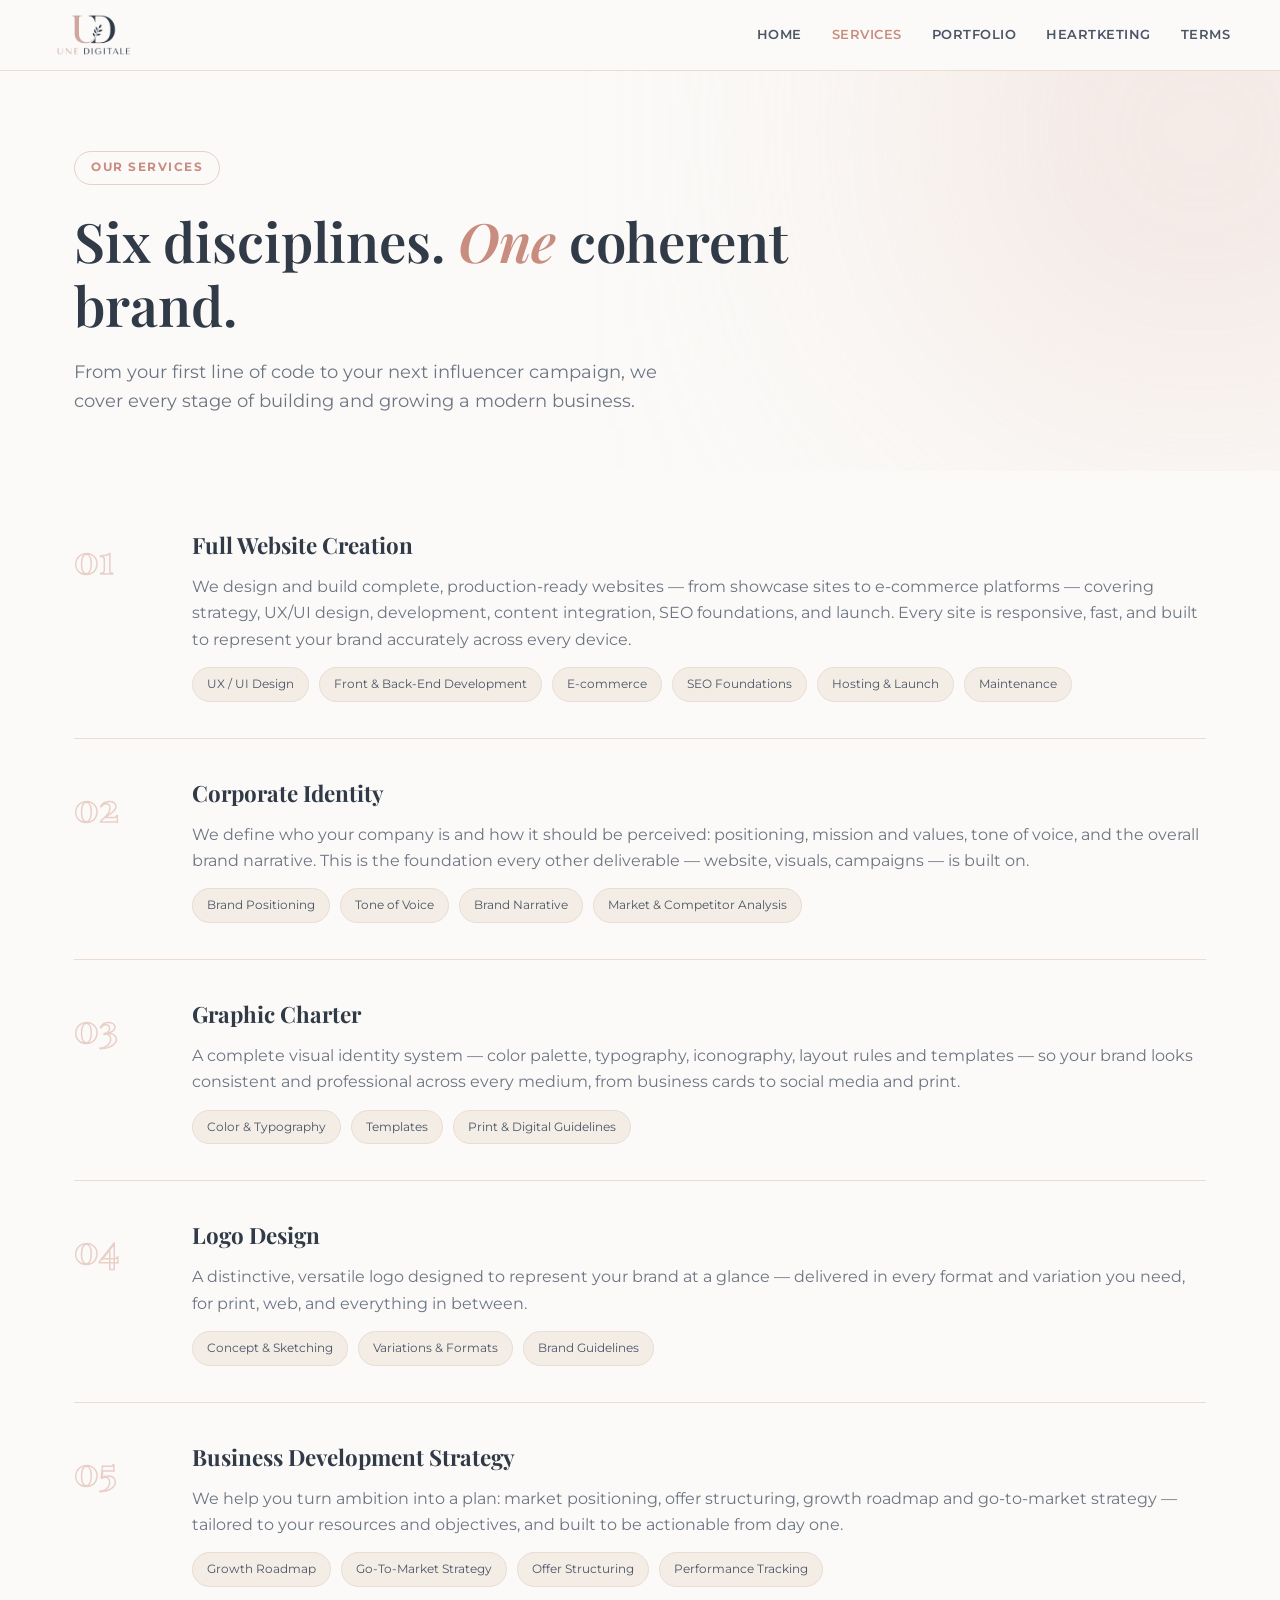
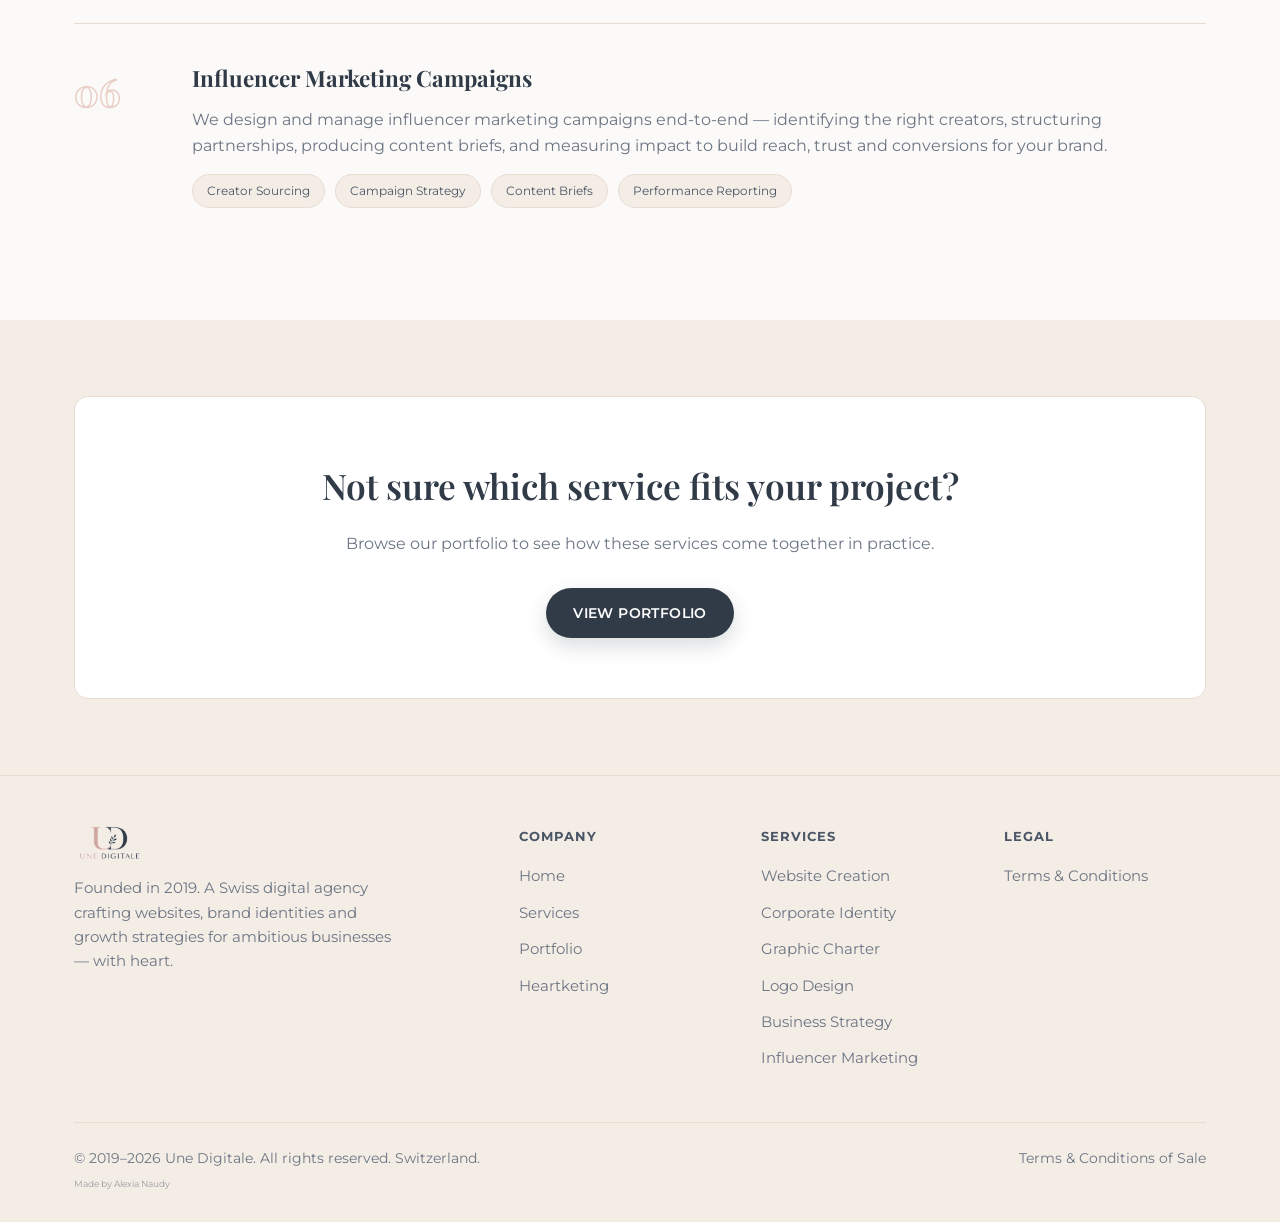
<file: services.html>
<!DOCTYPE html>
<html lang="en">
<head>
<meta charset="UTF-8">
<meta name="viewport" content="width=device-width, initial-scale=1.0">
<title>Services — Une Digitale Naudy | Alexia Naudy</title>
<meta name="description" content="Full website creation, corporate identity, graphic charter, logo design, business development strategy and influencer marketing campaigns by Une Digitale Naudy, founded by Alexia Naudy.">
<meta name="author" content="Alexia Naudy">
<link rel="canonical" href="https://une-digitale.vercel.app/services.html">
<link rel="icon" type="image/png" href="assets/favicon.png">
<link rel="stylesheet" href="style.css">
</head>
<body>

<header class="site-header">
  <div class="container nav">
    <a href="index.html" class="logo"><img src="assets/logo-header.png" alt="Une Digitale Naudy"></a>
    <nav class="links">
      <a href="index.html">Home</a>
      <a href="services.html" class="active">Services</a>
      <a href="portfolio.html">Portfolio</a>
      <a href="heartketing.html">Heartketing</a>
      <a href="cgv.html">Terms</a>
    </nav>
  </div>
</header>

<main>

  <section class="hero" style="padding-bottom:20px;">
    <div class="container">
      <div class="eyebrow">Our Services</div>
      <h1>Six disciplines. <span class="grad">One</span> coherent brand.</h1>
      <p class="lead">From your first line of code to your next influencer campaign, we cover every stage of building and growing a modern business.</p>
    </div>
  </section>

  <section style="padding-top:20px;">
    <div class="container">

      <div class="service-block" id="website">
        <div class="service-num">01</div>
        <div>
          <h3>Full Website Creation</h3>
          <p>We design and build complete, production-ready websites — from showcase sites to e-commerce platforms — covering strategy, UX/UI design, development, content integration, SEO foundations, and launch. Every site is responsive, fast, and built to represent your brand accurately across every device.</p>
          <div class="tags">
            <span class="tag">UX / UI Design</span>
            <span class="tag">Front &amp; Back-End Development</span>
            <span class="tag">E-commerce</span>
            <span class="tag">SEO Foundations</span>
            <span class="tag">Hosting &amp; Launch</span>
            <span class="tag">Maintenance</span>
          </div>
        </div>
      </div>

      <div class="service-block" id="identity">
        <div class="service-num">02</div>
        <div>
          <h3>Corporate Identity</h3>
          <p>We define who your company is and how it should be perceived: positioning, mission and values, tone of voice, and the overall brand narrative. This is the foundation every other deliverable — website, visuals, campaigns — is built on.</p>
          <div class="tags">
            <span class="tag">Brand Positioning</span>
            <span class="tag">Tone of Voice</span>
            <span class="tag">Brand Narrative</span>
            <span class="tag">Market &amp; Competitor Analysis</span>
          </div>
        </div>
      </div>

      <div class="service-block" id="branding">
        <div class="service-num">03</div>
        <div>
          <h3>Graphic Charter</h3>
          <p>A complete visual identity system — color palette, typography, iconography, layout rules and templates — so your brand looks consistent and professional across every medium, from business cards to social media and print.</p>
          <div class="tags">
            <span class="tag">Color &amp; Typography</span>
            <span class="tag">Templates</span>
            <span class="tag">Print &amp; Digital Guidelines</span>
          </div>
        </div>
      </div>

      <div class="service-block" id="logo">
        <div class="service-num">04</div>
        <div>
          <h3>Logo Design</h3>
          <p>A distinctive, versatile logo designed to represent your brand at a glance — delivered in every format and variation you need, for print, web, and everything in between.</p>
          <div class="tags">
            <span class="tag">Concept &amp; Sketching</span>
            <span class="tag">Variations &amp; Formats</span>
            <span class="tag">Brand Guidelines</span>
          </div>
        </div>
      </div>

      <div class="service-block" id="strategy">
        <div class="service-num">05</div>
        <div>
          <h3>Business Development Strategy</h3>
          <p>We help you turn ambition into a plan: market positioning, offer structuring, growth roadmap and go-to-market strategy — tailored to your resources and objectives, and built to be actionable from day one.</p>
          <div class="tags">
            <span class="tag">Growth Roadmap</span>
            <span class="tag">Go-To-Market Strategy</span>
            <span class="tag">Offer Structuring</span>
            <span class="tag">Performance Tracking</span>
          </div>
        </div>
      </div>

      <div class="service-block" id="influence">
        <div class="service-num">06</div>
        <div>
          <h3>Influencer Marketing Campaigns</h3>
          <p>We design and manage influencer marketing campaigns end-to-end — identifying the right creators, structuring partnerships, producing content briefs, and measuring impact to build reach, trust and conversions for your brand.</p>
          <div class="tags">
            <span class="tag">Creator Sourcing</span>
            <span class="tag">Campaign Strategy</span>
            <span class="tag">Content Briefs</span>
            <span class="tag">Performance Reporting</span>
          </div>
        </div>
      </div>

    </div>
  </section>

  <section class="alt">
    <div class="container">
      <div class="cta-banner">
        <h2>Not sure which service fits your project?</h2>
        <p>Browse our portfolio to see how these services come together in practice.</p>
        <div class="cta-actions">
          <a href="portfolio.html" class="btn btn-primary">View Portfolio</a>
        </div>
      </div>
    </div>
  </section>

</main>

<footer>
  <div class="container">
    <div class="footer-grid">
      <div>
        <div class="logo"><img src="assets/logo-header.png" alt="Une Digitale Naudy"></div>
        <p style="margin-top:16px;">Founded in 2019. A Swiss digital agency crafting websites, brand identities and growth strategies for ambitious businesses — with heart.</p>
      </div>
      <div>
        <h4>Company</h4>
        <ul>
          <li><a href="index.html">Home</a></li>
          <li><a href="services.html">Services</a></li>
          <li><a href="portfolio.html">Portfolio</a></li>
          <li><a href="heartketing.html">Heartketing</a></li>
        </ul>
      </div>
      <div>
        <h4>Services</h4>
        <ul>
          <li><a href="services.html#website">Website Creation</a></li>
          <li><a href="services.html#identity">Corporate Identity</a></li>
          <li><a href="services.html#branding">Graphic Charter</a></li>
          <li><a href="services.html#logo">Logo Design</a></li>
          <li><a href="services.html#strategy">Business Strategy</a></li>
          <li><a href="services.html#influence">Influencer Marketing</a></li>
        </ul>
      </div>
      <div>
        <h4>Legal</h4>
        <ul>
          <li><a href="cgv.html">Terms &amp; Conditions</a></li>
        </ul>
      </div>
    </div>
    <div class="footer-bottom">
      <span>© 2019–2026 Une Digitale. All rights reserved. Switzerland.</span>
      <span><a href="cgv.html">Terms &amp; Conditions of Sale</a></span>
    </div>
    <p style="font-size:9px;opacity:.45;margin:8px 0 0;">Made by Alexia Naudy</p>
  </div>
</footer>

</body>
</html>
</file>
<file: style.css>
/* ============================
   Une Digitale Naudy — Stylesheet
   Light, elegant DA matching the brand logo (rose + navy, serif)
   ============================ */

@import url('https://fonts.googleapis.com/css2?family=Playfair+Display:ital,wght@0,500;0,600;0,700;1,500&family=Montserrat:wght@400;500;600;700&family=Dancing+Script:wght@600;700&display=swap');

:root {
  --bg: #fbfaf8;
  --bg-alt: #f4ede6;
  --card: #ffffff;
  --border: #e9ddd3;
  --text: #313b48;
  --text-dim: #6c7583;
  --rose: #c98d80;
  --rose-soft: #e9cfc7;
  --rose-pale: #f5e9e4;
  --navy: #313b48;
  --navy-soft: #4a5566;
  --radius: 14px;
  --max: 1180px;
  --serif: 'Playfair Display', Georgia, serif;
  --sans: 'Montserrat', 'Segoe UI', Arial, sans-serif;
  --script: 'Dancing Script', cursive;
}

* { box-sizing: border-box; }

html { scroll-behavior: smooth; }

body {
  margin: 0;
  font-family: var(--sans);
  background: var(--bg);
  color: var(--text);
  line-height: 1.65;
  -webkit-font-smoothing: antialiased;
}

a { color: inherit; text-decoration: none; }

img { max-width: 100%; display: block; }

.container {
  max-width: var(--max);
  margin: 0 auto;
  padding: 0 24px;
}

/* ---------- Header ---------- */
header.site-header {
  position: sticky;
  top: 0;
  z-index: 50;
  background: rgba(251, 250, 248, 0.9);
  backdrop-filter: blur(10px);
  border-bottom: 1px solid var(--border);
}

.nav {
  display: flex;
  align-items: center;
  justify-content: space-between;
  padding: 14px 0;
}

.logo { display: flex; align-items: center; }
.logo img { height: 42px; width: auto; }

nav.links {
  display: flex;
  gap: 30px;
  align-items: center;
}

nav.links a {
  font-size: 0.82rem;
  letter-spacing: 0.5px;
  text-transform: uppercase;
  color: var(--navy-soft);
  font-weight: 600;
  transition: color 0.2s;
}

nav.links a:hover,
nav.links a.active {
  color: var(--rose);
}

.btn {
  display: inline-flex;
  align-items: center;
  justify-content: center;
  gap: 8px;
  padding: 13px 26px;
  border-radius: 999px;
  font-weight: 600;
  font-size: 0.85rem;
  letter-spacing: 0.4px;
  text-transform: uppercase;
  border: 1px solid transparent;
  cursor: pointer;
  transition: transform 0.2s, box-shadow 0.2s, background 0.2s, color 0.2s;
}

.btn-primary {
  background: var(--navy);
  color: #fff;
  box-shadow: 0 8px 20px rgba(49, 59, 72, 0.18);
}

.btn-primary:hover { background: var(--rose); transform: translateY(-2px); box-shadow: 0 10px 24px rgba(201, 141, 128, 0.3); }

.btn-ghost {
  background: transparent;
  border-color: var(--navy);
  color: var(--navy);
}

.btn-ghost:hover { background: var(--navy); color: #fff; }

.menu-toggle { display: none; }

/* ---------- Hero ---------- */
.hero {
  padding: 80px 0 64px;
  position: relative;
  overflow: hidden;
}

.hero::before {
  content: "";
  position: absolute;
  top: -180px;
  right: -160px;
  width: 480px;
  height: 480px;
  background: var(--rose-soft);
  filter: blur(150px);
  opacity: 0.55;
  z-index: 0;
}

.hero .container { position: relative; z-index: 1; }

.eyebrow {
  display: inline-block;
  padding: 6px 16px;
  border: 1px solid var(--rose-soft);
  border-radius: 999px;
  font-size: 0.74rem;
  font-weight: 700;
  letter-spacing: 1.5px;
  color: var(--rose);
  text-transform: uppercase;
  margin-bottom: 24px;
}

h1 {
  font-family: var(--serif);
  font-weight: 600;
  font-size: clamp(2.1rem, 4.6vw, 3.4rem);
  line-height: 1.18;
  margin: 0 0 20px;
  max-width: 800px;
  color: var(--navy);
}

h1 .grad {
  color: var(--rose);
  font-style: italic;
}

.lead {
  font-size: 1.1rem;
  color: var(--text-dim);
  max-width: 600px;
  margin: 0 0 36px;
}

.hero-actions { display: flex; gap: 16px; flex-wrap: wrap; }

.stats {
  display: grid;
  grid-template-columns: repeat(4, 1fr);
  gap: 24px;
  margin-top: 64px;
  padding-top: 36px;
  border-top: 1px solid var(--border);
}

.stat b {
  display: block;
  font-family: var(--serif);
  font-size: 1.8rem;
  color: var(--rose);
}

.stat span { color: var(--text-dim); font-size: 0.85rem; }

/* ---------- Sections ---------- */
section { padding: 76px 0; }

.section-head {
  max-width: 620px;
  margin: 0 auto 46px;
  text-align: center;
}

.section-head .eyebrow { margin-bottom: 16px; }

h2 {
  font-family: var(--serif);
  font-weight: 600;
  font-size: clamp(1.6rem, 3.2vw, 2.2rem);
  margin: 0 0 14px;
  color: var(--navy);
}

.section-head p { color: var(--text-dim); font-size: 1.02rem; }

.alt { background: var(--bg-alt); }

/* ---------- Cards / Grid ---------- */
.grid {
  display: grid;
  grid-template-columns: repeat(3, 1fr);
  gap: 24px;
}

.grid.cols-2 { grid-template-columns: repeat(2, 1fr); }
.grid.cols-4 { grid-template-columns: repeat(4, 1fr); }

.card {
  background: var(--card);
  border: 1px solid var(--border);
  border-radius: var(--radius);
  padding: 32px;
  transition: transform 0.25s, box-shadow 0.25s, border-color 0.25s;
}

.card:hover { transform: translateY(-4px); border-color: var(--rose-soft); box-shadow: 0 16px 32px rgba(49,59,72,0.06); }

.card .icon {
  width: 48px;
  height: 48px;
  border-radius: 12px;
  background: var(--rose-pale);
  display: flex;
  align-items: center;
  justify-content: center;
  font-size: 1.35rem;
  margin-bottom: 20px;
}

.card h3 { font-family: var(--serif); margin: 0 0 10px; font-size: 1.2rem; color: var(--navy); }
.card p { color: var(--text-dim); margin: 0; font-size: 0.95rem; }

.card ul { color: var(--text-dim); font-size: 0.92rem; padding-left: 18px; margin: 14px 0 0; }
.card ul li { margin-bottom: 6px; }

/* ---------- Service detail blocks ---------- */
.service-block {
  display: grid;
  grid-template-columns: 90px 1fr;
  gap: 28px;
  padding: 36px 0;
  border-bottom: 1px solid var(--border);
}

.service-block:last-child { border-bottom: none; }

.service-num {
  font-family: var(--serif);
  font-size: 2.4rem;
  font-weight: 700;
  color: transparent;
  -webkit-text-stroke: 1.5px var(--rose-soft);
}

.service-block h3 { font-family: var(--serif); font-size: 1.4rem; margin: 0 0 10px; color: var(--navy); }
.service-block p { color: var(--text-dim); margin: 0 0 14px; }

.tags { display: flex; gap: 10px; flex-wrap: wrap; }
.tag {
  background: var(--bg-alt);
  border: 1px solid var(--border);
  padding: 6px 14px;
  border-radius: 999px;
  font-size: 0.78rem;
  color: var(--navy-soft);
}

/* ---------- Portfolio ---------- */
.portfolio-grid {
  display: grid;
  grid-template-columns: repeat(3, 1fr);
  gap: 24px;
}

.portfolio-card {
  background: var(--card);
  border: 1px solid var(--border);
  border-radius: var(--radius);
  overflow: hidden;
  transition: transform 0.25s, box-shadow 0.25s, border-color 0.25s;
}

.portfolio-card:hover { transform: translateY(-4px); box-shadow: 0 16px 32px rgba(49,59,72,0.08); border-color: var(--rose-soft); }

.portfolio-card img {
  width: 100%;
  height: 220px;
  object-fit: cover;
  display: block;
}

.portfolio-card .info { padding: 20px 22px; }

.portfolio-card .category {
  display: block;
  font-size: 0.72rem;
  font-weight: 700;
  letter-spacing: 1px;
  text-transform: uppercase;
  color: var(--rose);
  margin-bottom: 8px;
}

.portfolio-card h3 { font-family: var(--serif); font-size: 1.05rem; margin: 0 0 8px; color: var(--navy); }
.portfolio-card p { color: var(--text-dim); font-size: 0.88rem; margin: 0; }

/* ---------- Heartketing ---------- */
.heart-banner {
  background: linear-gradient(120deg, var(--rose) 0%, #b97b6e 100%);
  border-radius: var(--radius);
  padding: 50px;
  text-align: center;
  margin-bottom: 60px;
}

.heart-banner h2, .heart-banner p { color: #fff; }
.heart-banner .section-head { max-width: 700px; margin: 0 auto; }

.assoc-card {
  background: var(--card);
  border: 1px solid var(--border);
  border-radius: var(--radius);
  padding: 28px;
}

.assoc-card .badge {
  display: inline-block;
  font-size: 0.7rem;
  font-weight: 700;
  letter-spacing: 1px;
  text-transform: uppercase;
  color: var(--rose);
  border: 1px solid var(--rose-soft);
  padding: 4px 10px;
  border-radius: 999px;
  margin-bottom: 14px;
}

.assoc-card h3 { font-family: var(--serif); margin: 0 0 8px; color: var(--navy); }
.assoc-card h3 a:hover { color: var(--rose); }
.assoc-card p { color: var(--text-dim); font-size: 0.92rem; }

.note-box {
  background: var(--bg-alt);
  border: 1px dashed var(--border);
  border-radius: var(--radius);
  padding: 24px 28px;
  color: var(--text-dim);
  font-size: 0.92rem;
  margin-top: 40px;
}

/* ---------- Contact ---------- */
.contact-wrap {
  display: grid;
  grid-template-columns: 1fr 1fr;
  gap: 50px;
  align-items: start;
}

.info-row {
  display: flex;
  gap: 16px;
  margin-bottom: 26px;
}

.info-row .icon {
  width: 42px;
  height: 42px;
  flex-shrink: 0;
  border-radius: 10px;
  background: var(--rose-pale);
  border: 1px solid var(--border);
  display: flex;
  align-items: center;
  justify-content: center;
}

.info-row h4 { font-family: var(--serif); margin: 0 0 4px; font-size: 1rem; color: var(--navy); }
.info-row p, .info-row a { color: var(--text-dim); margin: 0; font-size: 0.92rem; }
.info-row a:hover { color: var(--rose); }

form.contact-form {
  background: var(--card);
  border: 1px solid var(--border);
  border-radius: var(--radius);
  padding: 32px;
  display: grid;
  gap: 18px;
}

.form-row { display: grid; gap: 8px; }
.form-row.two { grid-template-columns: 1fr 1fr; gap: 18px; }

label { font-size: 0.82rem; font-weight: 600; color: var(--navy-soft); }

input, textarea, select {
  background: var(--bg);
  border: 1px solid var(--border);
  border-radius: 10px;
  padding: 12px 14px;
  color: var(--text);
  font-family: inherit;
  font-size: 0.95rem;
}

input:focus, textarea:focus, select:focus {
  outline: none;
  border-color: var(--rose);
}

textarea { resize: vertical; min-height: 120px; }

/* ---------- CGV / Legal ---------- */
.legal h2 { font-family: var(--serif); margin-top: 46px; font-size: 1.3rem; color: var(--navy); }
.legal h2:first-of-type { margin-top: 0; }
.legal p, .legal li { color: var(--text-dim); }
.legal ol, .legal ul { padding-left: 22px; }
.legal .updated { color: var(--text-dim); font-size: 0.85rem; margin-bottom: 40px; }

/* ---------- CTA banner ---------- */
.cta-banner {
  background: var(--card);
  border: 1px solid var(--border);
  border-radius: var(--radius);
  padding: 60px;
  text-align: center;
}

.cta-banner h2 { margin-bottom: 14px; }
.cta-banner p { color: var(--text-dim); margin-bottom: 30px; }
.cta-actions { display: flex; justify-content: center; gap: 16px; flex-wrap: wrap; }

/* ---------- Founder signature accent ---------- */
.signature-note {
  font-family: var(--script);
  color: var(--rose);
  font-size: 1.3rem;
}

/* ---------- Footer ---------- */
footer {
  border-top: 1px solid var(--border);
  padding: 50px 0 30px;
  background: var(--bg-alt);
}

.footer-grid {
  display: grid;
  grid-template-columns: 2fr 1fr 1fr 1fr;
  gap: 40px;
  margin-bottom: 40px;
}

.footer-grid .logo img { height: 34px; }
.footer-grid h4 { font-size: 0.8rem; text-transform: uppercase; letter-spacing: 1px; color: var(--navy-soft); margin: 0 0 16px; }
.footer-grid ul { list-style: none; padding: 0; margin: 0; }
.footer-grid li { margin-bottom: 10px; }
.footer-grid a { color: var(--text-dim); font-size: 0.92rem; }
.footer-grid a:hover { color: var(--rose); }
.footer-grid p { color: var(--text-dim); font-size: 0.92rem; max-width: 320px; }

.footer-bottom {
  display: flex;
  justify-content: space-between;
  align-items: center;
  padding-top: 24px;
  border-top: 1px solid var(--border);
  color: var(--text-dim);
  font-size: 0.85rem;
  flex-wrap: wrap;
  gap: 12px;
}

.footer-bottom a { color: var(--text-dim); }
.footer-bottom a:hover { color: var(--rose); }

/* ---------- Responsive ---------- */
@media (max-width: 900px) {
  .grid { grid-template-columns: repeat(2, 1fr); }
  .grid.cols-4 { grid-template-columns: repeat(2, 1fr); }
  .portfolio-grid { grid-template-columns: repeat(2, 1fr); }
  .stats { grid-template-columns: repeat(2, 1fr); }
  .contact-wrap { grid-template-columns: 1fr; }
  .footer-grid { grid-template-columns: 1fr 1fr; }
}

@media (max-width: 680px) {
  nav.links { display: none; }
  .menu-toggle { display: block; }
  .grid { grid-template-columns: 1fr; }
  .grid.cols-4 { grid-template-columns: 1fr; }
  .portfolio-grid { grid-template-columns: 1fr; }
  .stats { grid-template-columns: repeat(2, 1fr); }
  .service-block { grid-template-columns: 1fr; }
  .form-row.two { grid-template-columns: 1fr; }
  .footer-grid { grid-template-columns: 1fr; }
  .cta-banner, .heart-banner { padding: 36px 24px; }
  .logo img { height: 34px; }
}
</file>
